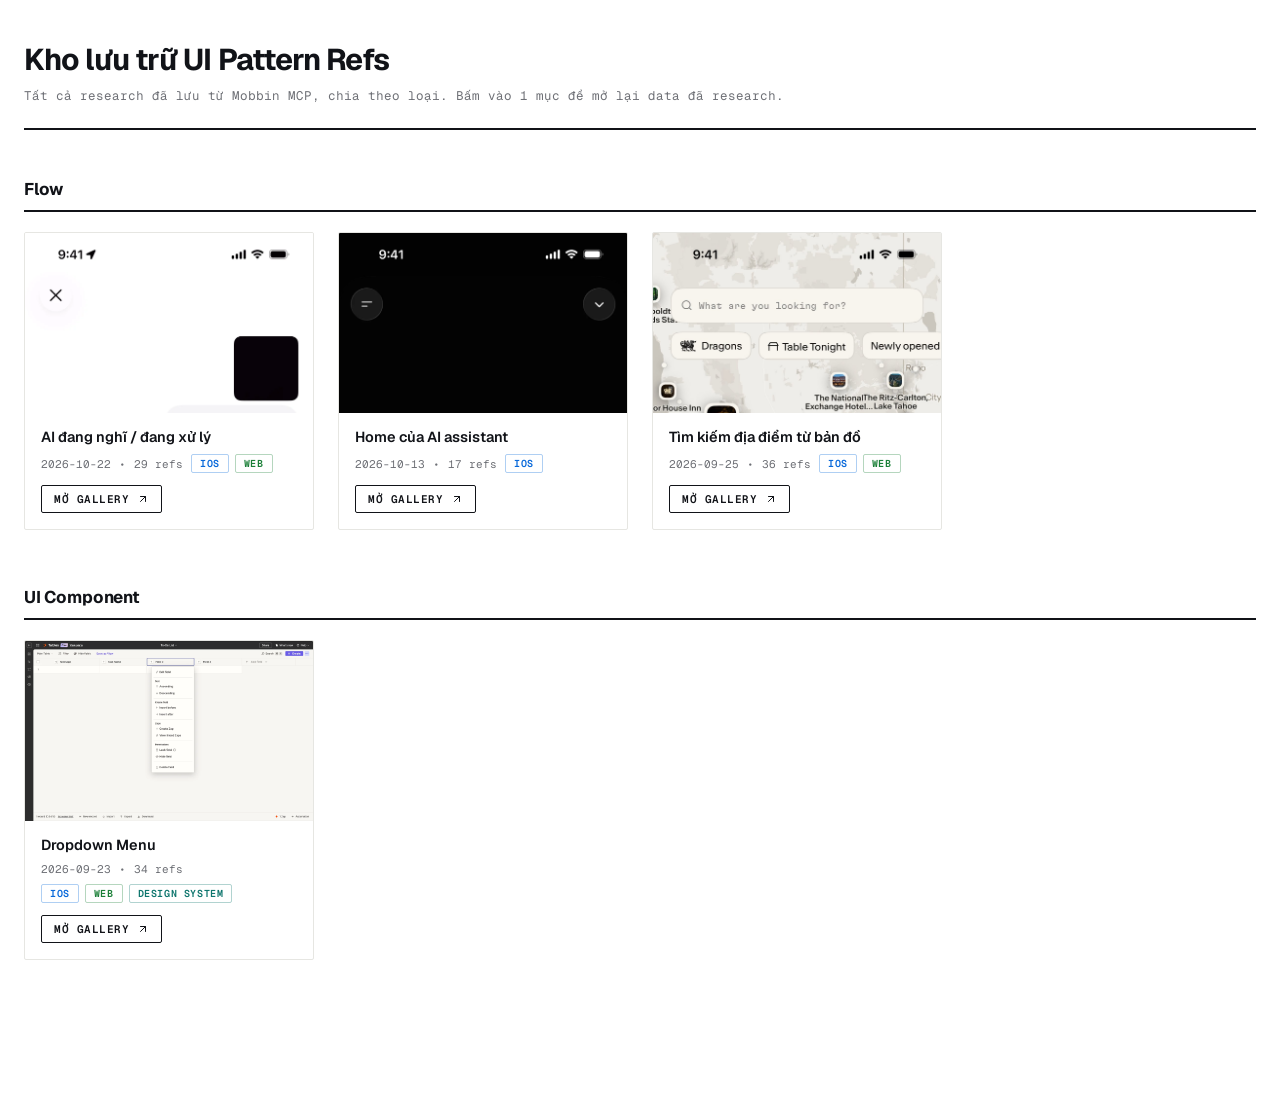
<file: index.html>
<!doctype html>
<html lang="vi">
<head>
<meta charset="UTF-8" />
<title>Kho lưu trữ UI Pattern Refs</title>
<meta name="viewport" content="width=device-width, initial-scale=1" />
<link rel="stylesheet" href="assets/gallery.css" />
</head>
<body>
<header>
  <h1>Kho lưu trữ UI Pattern Refs</h1>
  <p>Tất cả research đã lưu từ Mobbin MCP, chia theo loại. Bấm vào 1 mục để mở lại data đã research.</p>
</header>

<div id="archive"></div>

<script>
/**
 * Mỗi lần lưu 1 research mới, thêm 1 entry vào mảng ARCHIVE này.
 * - category: "flow" (nhiều bước, dùng search_flows) hoặc "component" (1 màn hình/1 pattern, dùng search_screens)
 * - dataHref: đường dẫn tới file JSON gốc trong data/ (nguồn để sửa/tái sử dụng)
 * - href: đường dẫn tới trang gallery đã render trong research/
 * - thumbnail: ảnh đại diện (thường lấy ảnh đầu tiên trong research đó)
 * - platforms: mảng "ios" | "web" để hiện badge
 */
const ARCHIVE = [
  // Thêm entry mới vào ĐẦU mảng — schema xem .claude/skills/_shared/ARCHIVE-CONVENTIONS.md
  // thumbnail giờ là ảnh local: "assets/shots/<slug>/NN.webp" (bỏ tiền tố ../ so với data)
  {
    slug: "ai-thinking-states",
    category: "flow",
    title: "AI đang nghĩ / đang xử lý",
    date: "2026-10-22",
    itemCount: 29,
    platforms: ["ios", "web"],
    thumbnail: "assets/shots/ai-thinking-states/02.webp",
    href: "research/ai-thinking-states.html",
    dataHref: "data/ai-thinking-states.json"
  },
  {
    slug: "ai-home-screen",
    category: "flow",
    title: "Home của AI assistant",
    date: "2026-10-13",
    itemCount: 17,
    platforms: ["ios"],
    thumbnail: "assets/shots/ai-home-screen/01.webp",
    href: "research/ai-home-screen.html",
    dataHref: "data/ai-home-screen.json"
  },
  {
    slug: "places-map-search",
    category: "flow",
    title: "Tìm kiếm địa điểm từ bản đồ",
    date: "2026-09-25",
    itemCount: 36,
    platforms: ["ios", "web"],
    thumbnail: "assets/shots/places-map-search/01.webp",
    href: "research/places-map-search.html",
    dataHref: "data/places-map-search.json"
  },
  {
    slug: "dropdown-menu",
    category: "component",
    title: "Dropdown Menu",
    date: "2026-09-23",
    itemCount: 34,
    platforms: ["ios", "web", "cg"],
    thumbnail: "assets/shots/dropdown-menu/17.webp",
    href: "research/dropdown-menu.html",
    dataHref: "data/dropdown-menu.json"
  }
];

const CATEGORY_LABELS = {
  flow: "Flow",
  component: "UI Component",
  test: "Test / So sánh nguồn"
};

function escapeHtml(str) {
  const div = document.createElement("div");
  div.textContent = str ?? "";
  return div.innerHTML;
}

function badgeHtml(platform) {
  const label = platform === "ios" ? "iOS" : platform === "web" ? "Web" : platform === "cg" ? "Design System" : platform === "pinterest" ? "Pinterest" : platform;
  return `<span class="badge ${platform}">${escapeHtml(label)}</span>`;
}

const HIDDEN_KEY = "mobbin-archive-hidden";

function getHiddenSlugs() {
  try {
    return JSON.parse(localStorage.getItem(HIDDEN_KEY) || "[]");
  } catch {
    return [];
  }
}

function setHiddenSlugs(slugs) {
  localStorage.setItem(HIDDEN_KEY, JSON.stringify(slugs));
}

function hideEntry(event, slug, title) {
  event.preventDefault();
  event.stopPropagation();
  const ok = confirm(
    `Ẩn "${title}" khỏi kho lưu trữ này?\n\nFile data/${slug}.json và research/${slug}.html vẫn còn nguyên trên đĩa — thao tác này chỉ ẩn mục khỏi danh sách hiển thị (lưu trên trình duyệt này). Muốn xoá hẳn file thì nhờ Claude Code xoá giúp.`
  );
  if (!ok) return;
  const hidden = getHiddenSlugs();
  if (!hidden.includes(slug)) hidden.push(slug);
  setHiddenSlugs(hidden);
  render();
}

function restoreHidden() {
  setHiddenSlugs([]);
  render();
}

function archiveCardHtml(entry) {
  return `
    <a class="archive-card" href="${entry.href}">
      <button type="button" class="archive-delete-btn" title="Ẩn khỏi kho lưu trữ" onclick='hideEntry(event, ${JSON.stringify(entry.slug)}, ${JSON.stringify(entry.title)})'>✕</button>
      <img class="archive-thumb" src="${entry.thumbnail}" alt="${escapeHtml(entry.title)}" loading="lazy">
      <div class="archive-body">
        <div class="archive-title">${escapeHtml(entry.title)}</div>
        <div class="archive-meta">
          <span>${entry.date}</span>
          <span>•</span>
          <span>${entry.itemCount} refs</span>
          <div class="archive-tags">${entry.platforms.map(badgeHtml).join("")}</div>
        </div>
        <div class="archive-links">
          <span>Mở gallery<svg class="icon" viewBox="0 0 24 24" width="12" height="12" fill="none" stroke="currentColor" stroke-width="2" stroke-linecap="round" stroke-linejoin="round" aria-hidden="true"><path d="M7 7h10v10"/><path d="M7 17 17 7"/></svg></span>
        </div>
      </div>
    </a>
  `;
}

function collectionHtml(category, entries) {
  return `
    <div class="archive-collection">
      <h2 class="section-title">${escapeHtml(CATEGORY_LABELS[category] || category)}</h2>
      <div class="archive-grid">
        ${entries.map(archiveCardHtml).join("")}
      </div>
    </div>
  `;
}

function render() {
  const container = document.getElementById("archive");
  const hidden = getHiddenSlugs();
  const visible = ARCHIVE.filter((e) => !hidden.includes(e.slug));

  let html = "";
  if (!visible.length) {
    html += '<p class="empty">Chưa có research nào được lưu.</p>';
  } else {
    const categories = ["flow", "component", "test"];
    html += categories
      .map((cat) => ({ cat, entries: visible.filter((e) => e.category === cat) }))
      .filter(({ entries }) => entries.length > 0)
      .map(({ cat, entries }) => collectionHtml(cat, entries))
      .join("");
  }
  if (hidden.length) {
    html += `<p class="restore-hint">Đã ẩn ${hidden.length} mục · <a href="#" onclick="restoreHidden(); return false;">hiện lại</a></p>`;
  }
  container.innerHTML = html;
}

render();
</script>
</body>
</html>
</file>
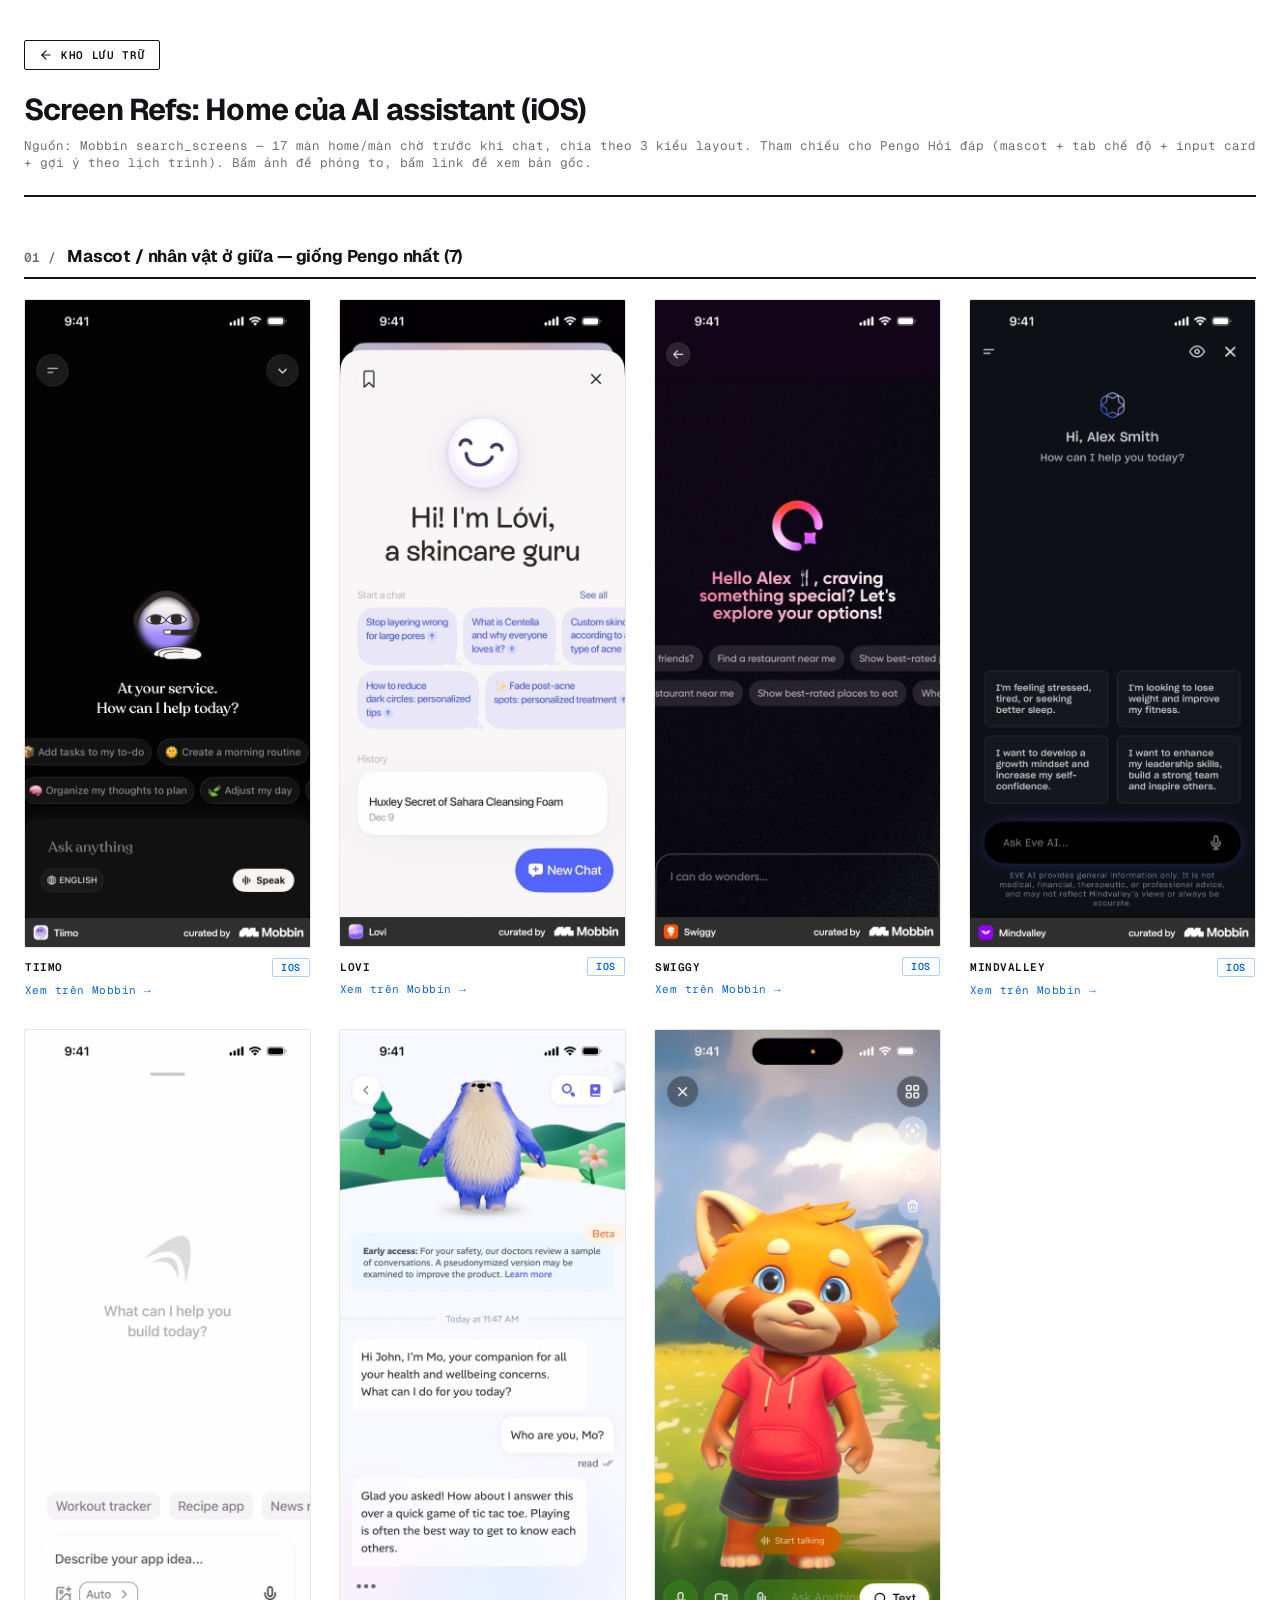
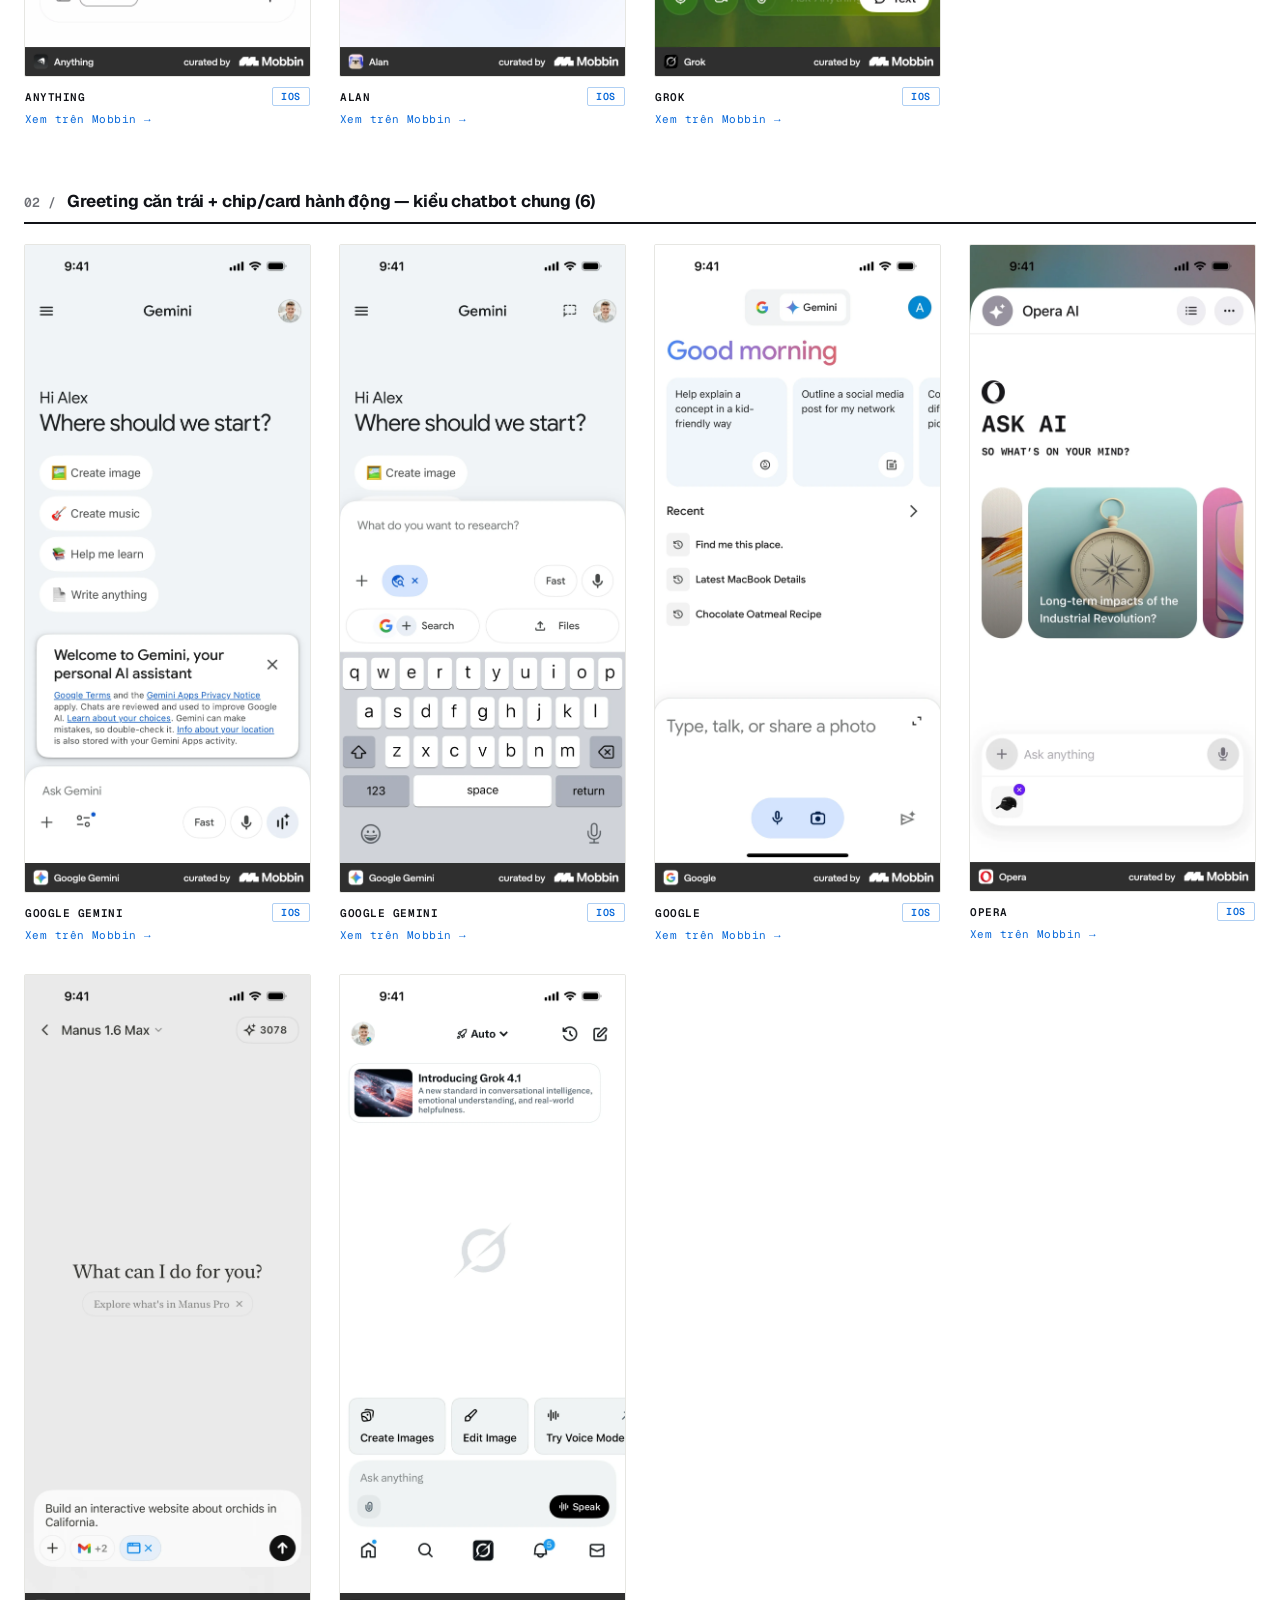
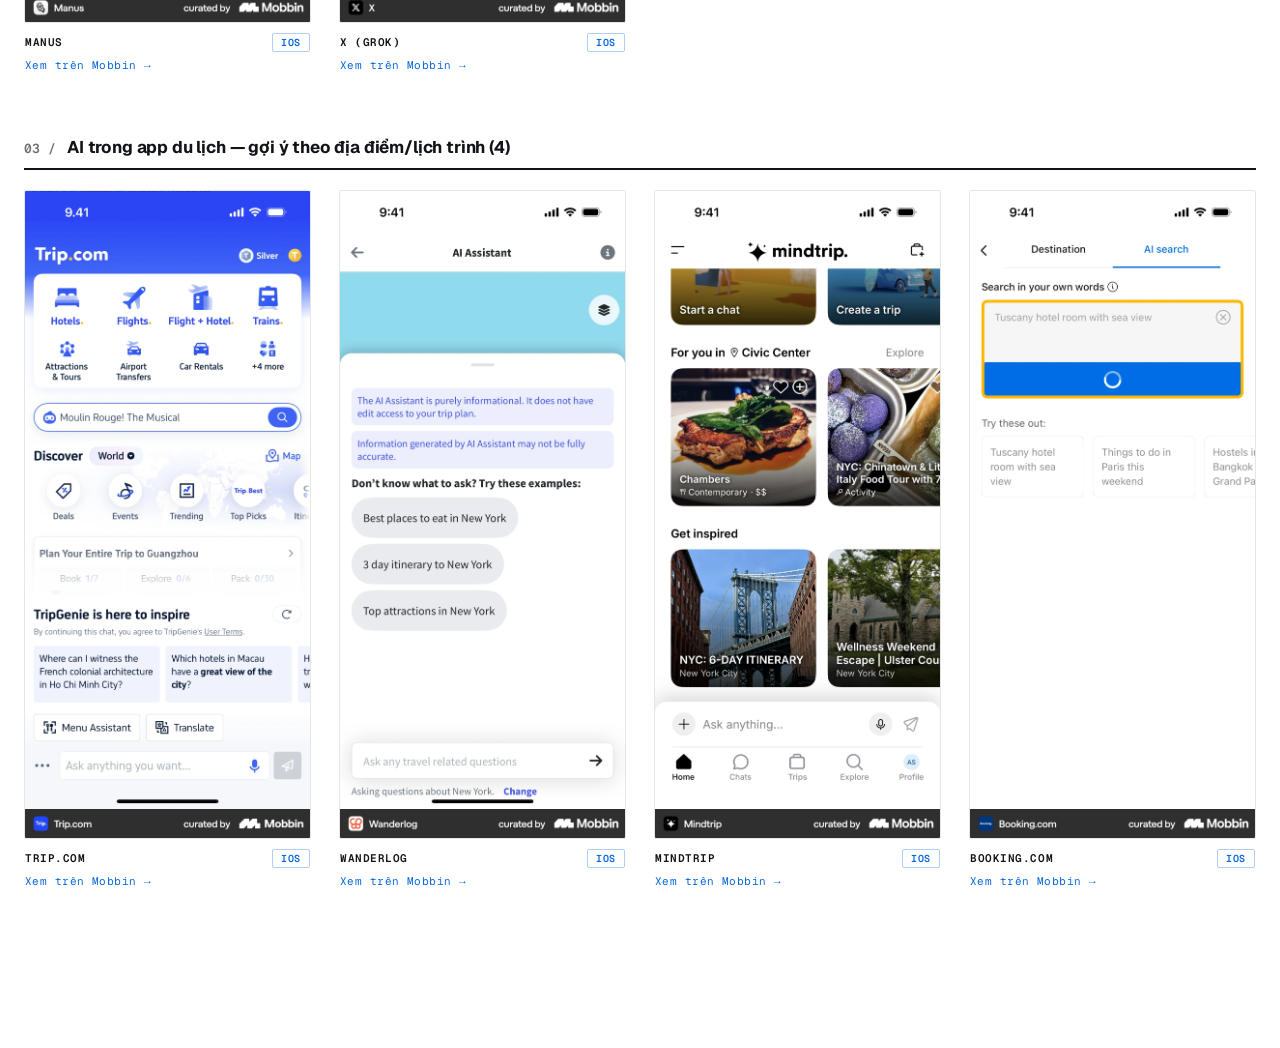
<file: research/ai-home-screen.html>
<!doctype html>
<html lang="vi">
<head>
<meta charset="UTF-8" />
<title>Screen Refs: Home của AI assistant (iOS)</title>
<meta name="viewport" content="width=device-width, initial-scale=1" />
<link rel="stylesheet" href="../assets/gallery.css" />
</head>
<body>
<header>
  <a class="back-link" href="../index.html"><svg class="icon" viewBox="0 0 24 24" width="14" height="14" fill="none" stroke="currentColor" stroke-width="2" stroke-linecap="round" stroke-linejoin="round" aria-hidden="true"><path d="m12 19-7-7 7-7"/><path d="M19 12H5"/></svg>Kho lưu trữ</a>
  <h1 id="page-title"></h1>
  <p id="page-subtitle"></p>
</header>
<main id="app"></main>

<script src="../assets/gallery.js"></script>
<script>
/**
 * SCHEMA — chỉ cần thay object DATA này cho mỗi lần research mới.
 * CSS/JS dùng chung nằm ở assets/gallery.css và assets/gallery.js — không sửa ở đây.
 *
 * DATA = {
 *   title: string,          // vd: "UI Pattern Refs: Empty State"
 *   subtitle: string,       // vd: "Nguồn: Mobbin search_screens — research trước khi thiết kế."
 *   report?: object,        // CHỈ component-research: block tổng hợp 4 câu hỏi designer,
 *                           //   render trên cùng. Schema chi tiết xem
 *                           //   .claude/skills/component-research/SKILL.md
 *   sections: [
 *     {
 *       name: string,          // vd: "Empty State — iOS", hoặc "Afterpay — Logging In (6 bước)" cho flow
 *       layout?: "grid" | "flow", // "flow" = dải ngang có thứ tự (dùng với item.step), mặc định "grid"
 *       items: [
 *         {
 *           app: string,           // tên app / tên design system (platform "cg")
 *           platform: "ios" | "web" | "cg",
 *           image: string,         // ảnh local "../assets/shots/<slug>/NN.webp" (Mobbin) / screenshot URL (component.gallery)
 *           sourceImage?: string,  // URL ảnh gốc từ Mobbin MCP (khi image là file local)
 *           url: string,           // mobbin_url / docs gốc design system / pin URL
 *           step?: number,         // thứ tự bước trong flow — thay cho badge platform
 *           alt?: string           // optional, mặc định dùng `app`
 *         }
 *       ]
 *     }
 *   ],
 *   sources?: [{ label, url, note? }]   // footer "Nguồn & phương pháp" (component-research)
 * }
 */
const DATA = {
  "title": "Screen Refs: Home của AI assistant (iOS)",
  "subtitle": "Nguồn: Mobbin search_screens — 17 màn home/màn chờ trước khi chat, chia theo 3 kiểu layout. Tham chiếu cho Pengo Hỏi đáp (mascot + tab chế độ + input card + gợi ý theo lịch trình). Bấm ảnh để phóng to, bấm link để xem bản gốc.",
  "sections": [
    {
      "name": "Mascot / nhân vật ở giữa — giống Pengo nhất (7)",
      "layout": "grid",
      "items": [
        {
          "app": "Tiimo",
          "platform": "ios",
          "image": "../assets/shots/ai-home-screen/01.webp",
          "sourceImage": "https://mobbin.com/api/mcp/short/9LcKzeJU",
          "url": "https://mobbin.com/screens/0640ab8f-9dbf-4612-8f3f-7295bd697ec6",
          "alt": "Nền tối, mascot 3D ở giữa + greeting 2 dòng; 2 hàng chip gợi ý cuộn ngang có emoji nằm ngay trên input; input dính đáy có chip ngôn ngữ + nút Speak"
        },
        {
          "app": "Lovi",
          "platform": "ios",
          "image": "../assets/shots/ai-home-screen/02.webp",
          "sourceImage": "https://mobbin.com/api/mcp/short/cB2PGAZh",
          "url": "https://mobbin.com/screens/88727b10-5bb3-47f7-85c8-b770ca3716c9",
          "alt": "Sheet modal: mascot mặt cười to + tiêu đề lớn 'Hi! I'm Lóvi'; 'Start a chat' là bubble gợi ý cuộn ngang 2 hàng, có History bên dưới; không có input, CTA nổi 'New Chat'"
        },
        {
          "app": "Swiggy",
          "platform": "ios",
          "image": "../assets/shots/ai-home-screen/03.webp",
          "sourceImage": "https://mobbin.com/api/mcp/short/DkimYrVh",
          "url": "https://mobbin.com/screens/04517760-a1a9-4fee-8b77-c6fd6d0cf2d3",
          "alt": "Logo AI ở giữa, greeting gradient theo ngữ cảnh ẩm thực; 2 hàng chip gợi ý chạy ngang (marquee); input dính đáy"
        },
        {
          "app": "Mindvalley",
          "platform": "ios",
          "image": "../assets/shots/ai-home-screen/04.webp",
          "sourceImage": "https://mobbin.com/api/mcp/short/TEF9U7nL",
          "url": "https://mobbin.com/screens/0ce1cc77-22c6-4c0c-84bf-4db07d7f11a2",
          "alt": "Icon AI + 'Hi, Alex Smith' ở trên; gợi ý dạng card 2×2 dồn xuống sát input; input pill có mic + disclaimer dưới"
        },
        {
          "app": "Anything",
          "platform": "ios",
          "image": "../assets/shots/ai-home-screen/05.webp",
          "sourceImage": "https://mobbin.com/api/mcp/short/NHiTYMQ5",
          "url": "https://mobbin.com/screens/60faa407-885a-4135-a989-5558306b879b",
          "alt": "Tối giản: logo mờ + câu hỏi ở giữa; 1 hàng chip ngắn cuộn ngang ngay trên input card (icon ảnh, chip mode Auto, mic)"
        },
        {
          "app": "Alan",
          "platform": "ios",
          "image": "../assets/shots/ai-home-screen/06.webp",
          "sourceImage": "https://mobbin.com/api/mcp/short/q6s9TN5x",
          "url": "https://mobbin.com/screens/f3b30253-bcee-43d6-a2b4-18035a9e69d1",
          "alt": "Mascot 3D (gấu Mo) đứng trong banner phong cảnh phía trên, mascot tự chào trong bubble chat đầu tiên"
        },
        {
          "app": "Grok",
          "platform": "ios",
          "image": "../assets/shots/ai-home-screen/07.webp",
          "sourceImage": "https://mobbin.com/api/mcp/short/XwWrkfHZ",
          "url": "https://mobbin.com/screens/2974e00b-eefb-4990-9d8a-5dc1d80b60b6",
          "alt": "Companion mode: nhân vật full-screen trên nền phong cảnh, thanh điều khiển đáy mic / video / input + nút Text"
        }
      ]
    },
    {
      "name": "Greeting căn trái + chip/card hành động — kiểu chatbot chung (6)",
      "layout": "grid",
      "items": [
        {
          "app": "Google Gemini",
          "platform": "ios",
          "image": "../assets/shots/ai-home-screen/08.webp",
          "sourceImage": "https://mobbin.com/api/mcp/short/UJ67BOzM",
          "url": "https://mobbin.com/screens/1aa20a12-e246-451c-a264-aafdce98a652",
          "alt": "'Hi Alex / Where should we start?' căn trái, chip hành động dọc có icon (Create image, Help me learn…), card welcome có thể đóng; input dính đáy với +, tool, Fast, mic, live"
        },
        {
          "app": "Google Gemini",
          "platform": "ios",
          "image": "../assets/shots/ai-home-screen/09.webp",
          "sourceImage": "https://mobbin.com/api/mcp/short/5hcbTh8T",
          "url": "https://mobbin.com/screens/1c38299a-122a-4ad3-b61b-1dfed69383a8",
          "alt": "Trạng thái focus: input card bung to lên trên bàn phím, chip tool đang chọn (Deep Research), hàng nút Search / Files bên dưới"
        },
        {
          "app": "Google",
          "platform": "ios",
          "image": "../assets/shots/ai-home-screen/10.webp",
          "sourceImage": "https://mobbin.com/api/mcp/short/oGzO7ybm",
          "url": "https://mobbin.com/screens/89c43e4c-dd61-4a73-94b7-40eda3b73542",
          "alt": "Switch Google/Gemini trên cùng; 'Good morning' gradient lớn; card gợi ý cuộn ngang có icon; list Recent; input card cao với mic + camera"
        },
        {
          "app": "Opera",
          "platform": "ios",
          "image": "../assets/shots/ai-home-screen/11.webp",
          "sourceImage": "https://mobbin.com/api/mcp/short/w4cAjTAq",
          "url": "https://mobbin.com/screens/3eb54a08-4232-48a5-a4bf-236203fed7bb",
          "alt": "Tiêu đề 'ASK AI' lớn; carousel card ảnh lớn làm gợi ý chủ đề; input card + đính kèm ảnh ở đáy"
        },
        {
          "app": "Manus",
          "platform": "ios",
          "image": "../assets/shots/ai-home-screen/12.webp",
          "sourceImage": "https://mobbin.com/api/mcp/short/jt7px3EA",
          "url": "https://mobbin.com/screens/076c5495-0a54-467a-82ea-defe2c64c016",
          "alt": "Chỉ 1 câu hỏi serif ở giữa + chip upsell; input card đáy có +, connector Gmail, chip tool"
        },
        {
          "app": "X (Grok)",
          "platform": "ios",
          "image": "../assets/shots/ai-home-screen/13.webp",
          "sourceImage": "https://mobbin.com/api/mcp/short/1xPvZIGQ",
          "url": "https://mobbin.com/screens/b3ce8fb3-b5a2-4a13-9d65-5feb1656f4cd",
          "alt": "Selector mode 'Auto' trên header; banner tin mới; card hành động lớn cuộn ngang (Create Images, Edit Image, Voice) ngay trên input; có bottom tab bar"
        }
      ]
    },
    {
      "name": "AI trong app du lịch — gợi ý theo địa điểm/lịch trình (4)",
      "layout": "grid",
      "items": [
        {
          "app": "Trip.com",
          "platform": "ios",
          "image": "../assets/shots/ai-home-screen/14.webp",
          "sourceImage": "https://mobbin.com/api/mcp/short/jXT6MWhR",
          "url": "https://mobbin.com/screens/bef05996-a613-40a1-8fff-58569acd0e05",
          "alt": "TripGenie nhúng ngay trong home: card câu hỏi gợi ý theo điểm đến, nút tắt Menu Assistant + Translate (giống tab Dịch Menu của Pengo), input dính đáy"
        },
        {
          "app": "Wanderlog",
          "platform": "ios",
          "image": "../assets/shots/ai-home-screen/15.webp",
          "sourceImage": "https://mobbin.com/api/mcp/short/ooatvOzK",
          "url": "https://mobbin.com/screens/256b13ca-0dd7-4875-93ab-c05d1a115b14",
          "alt": "AI Assistant gắn với 1 điểm đến: chip ví dụ 'Best places to eat in New York'…; dưới input ghi rõ 'Asking questions about New York · Change' — ngữ cảnh đổi được"
        },
        {
          "app": "Mindtrip",
          "platform": "ios",
          "image": "../assets/shots/ai-home-screen/16.webp",
          "sourceImage": "https://mobbin.com/api/mcp/short/dv1aY2oF",
          "url": "https://mobbin.com/screens/5de94815-650d-40eb-addc-59d5bb15347c",
          "alt": "Home du lịch: 'For you in 📍Civic Center' theo vị trí, card ảnh gợi ý; input 'Ask anything' dính ngay trên tab bar"
        },
        {
          "app": "Booking.com",
          "platform": "ios",
          "image": "../assets/shots/ai-home-screen/17.webp",
          "sourceImage": "https://mobbin.com/api/mcp/short/DH25QI5u",
          "url": "https://mobbin.com/screens/14dbe6ec-9415-414d-a233-2d8835efbcf3",
          "alt": "Tab Destination / AI search ở trên; ô nhập lớn 'Search in your own words' + 'Try these out' card ví dụ"
        }
      ]
    }
  ]
};

MobbinGallery.render(DATA);
</script>
</body>
</html>
</file>
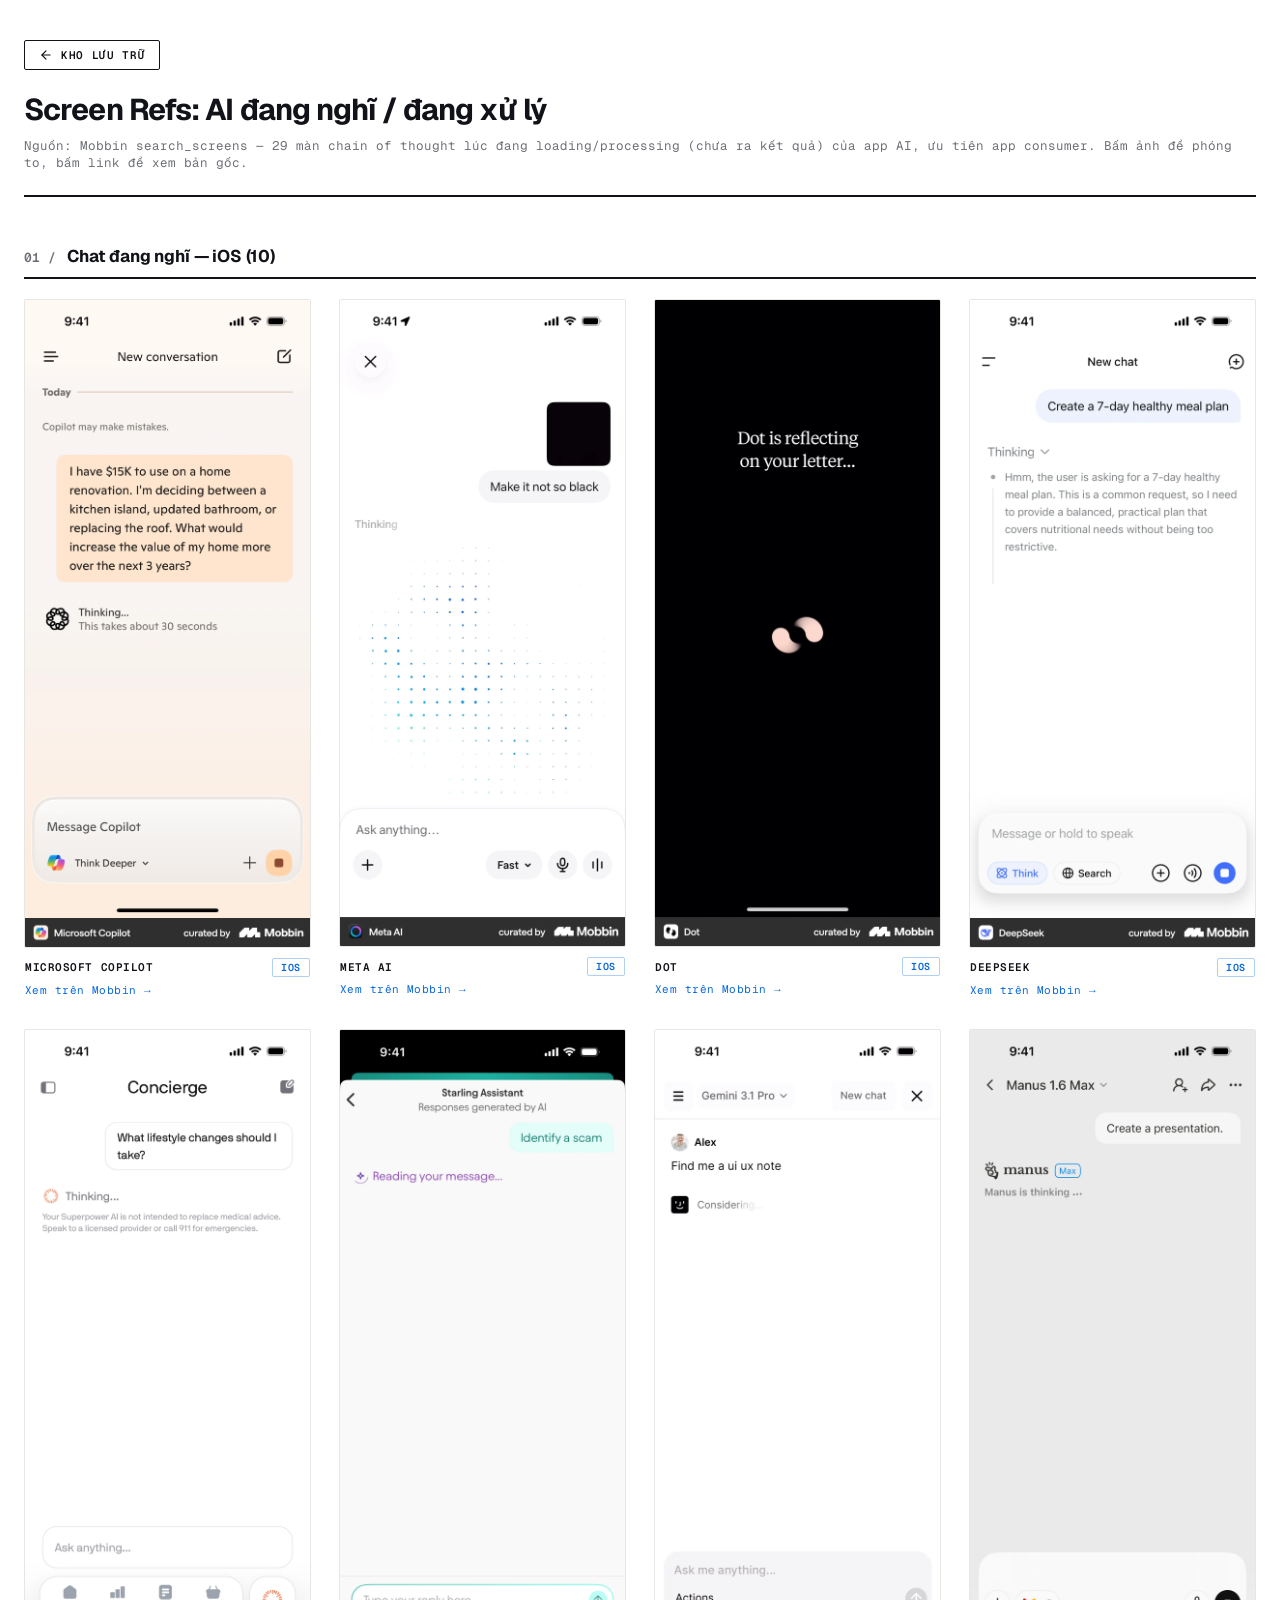
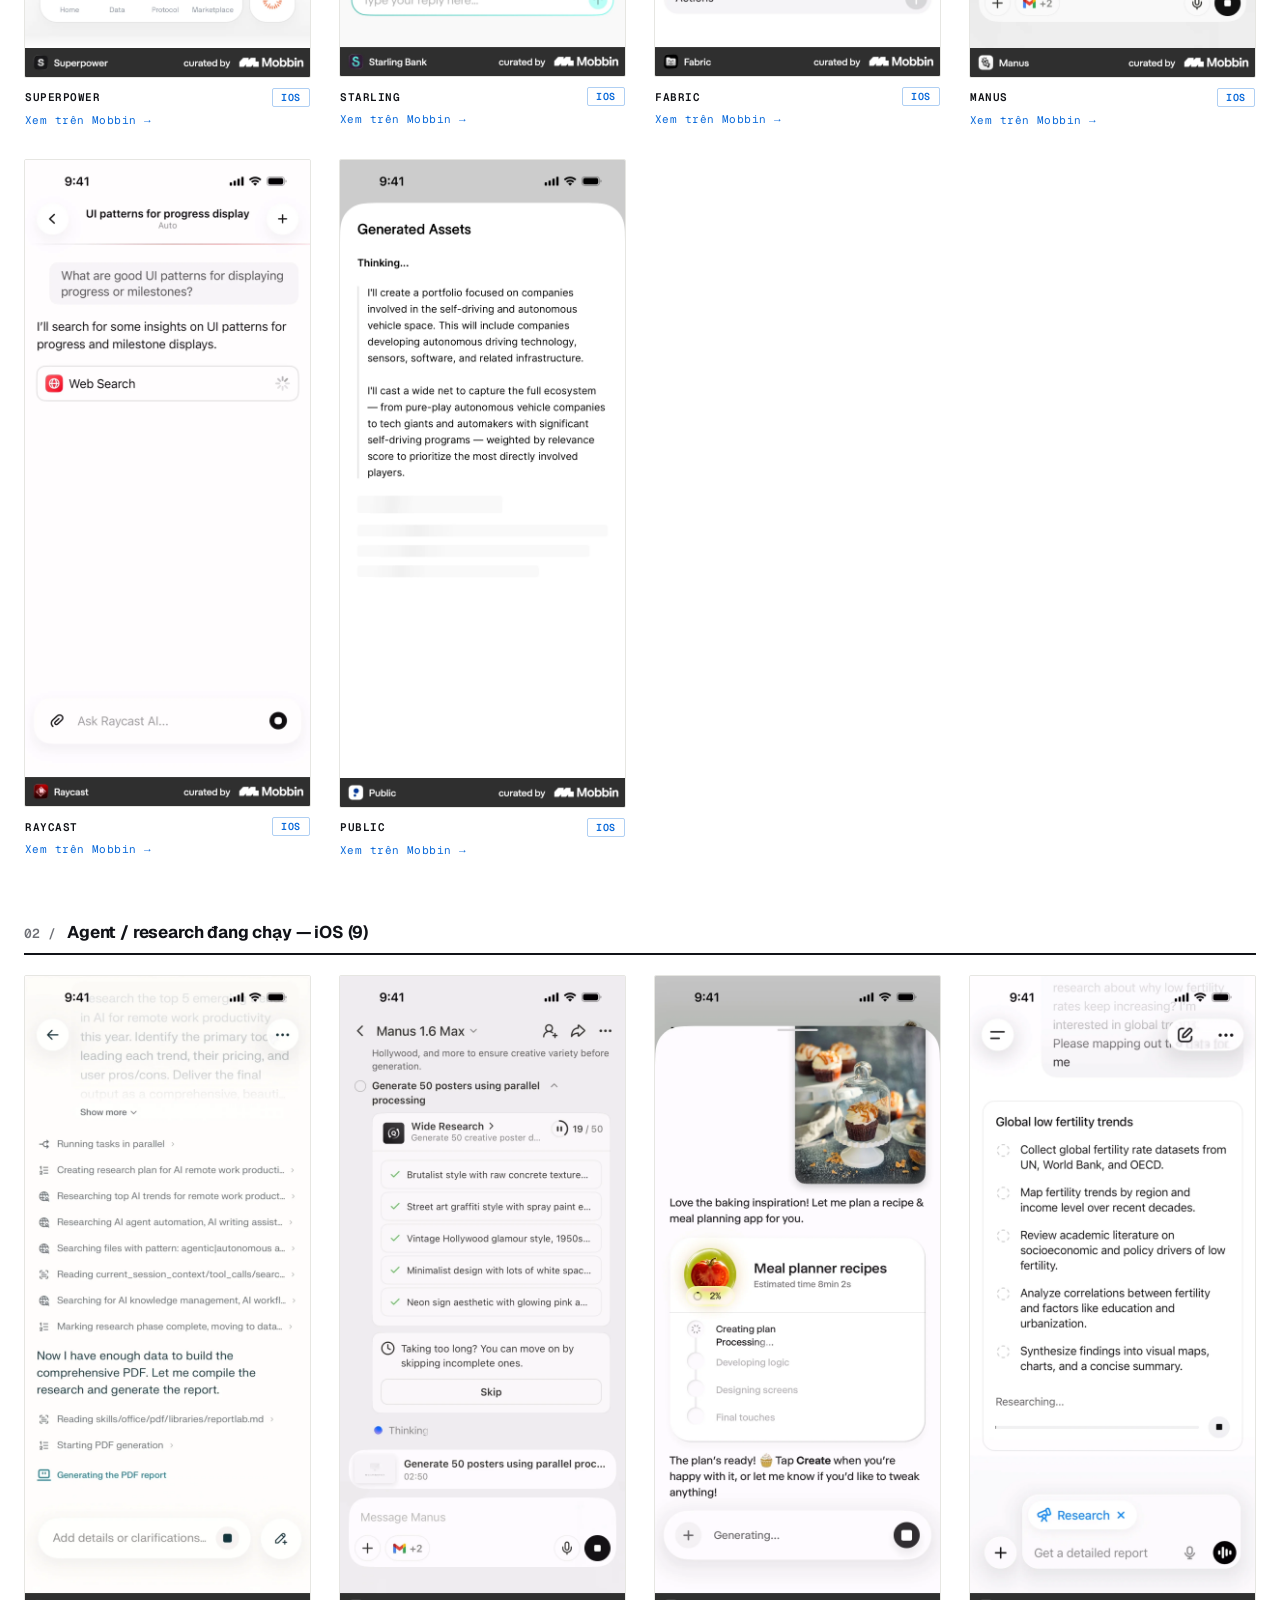
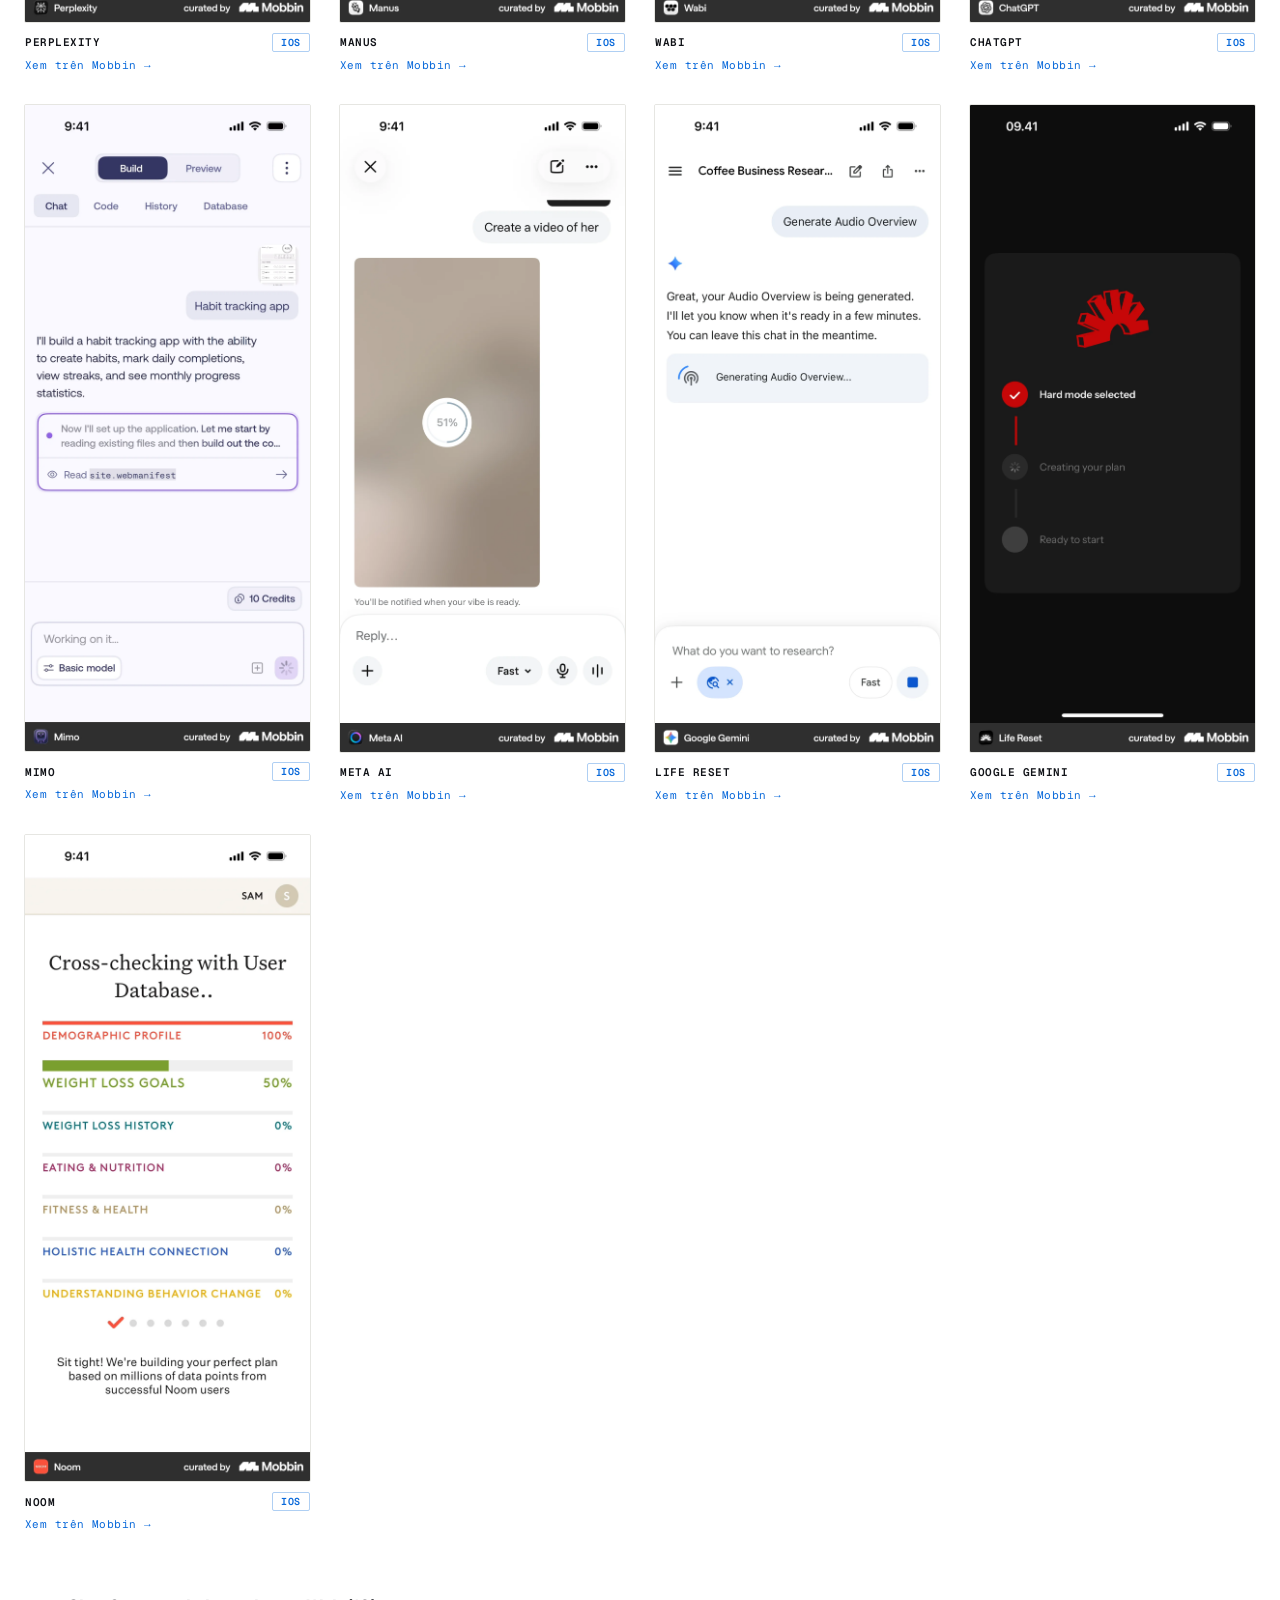
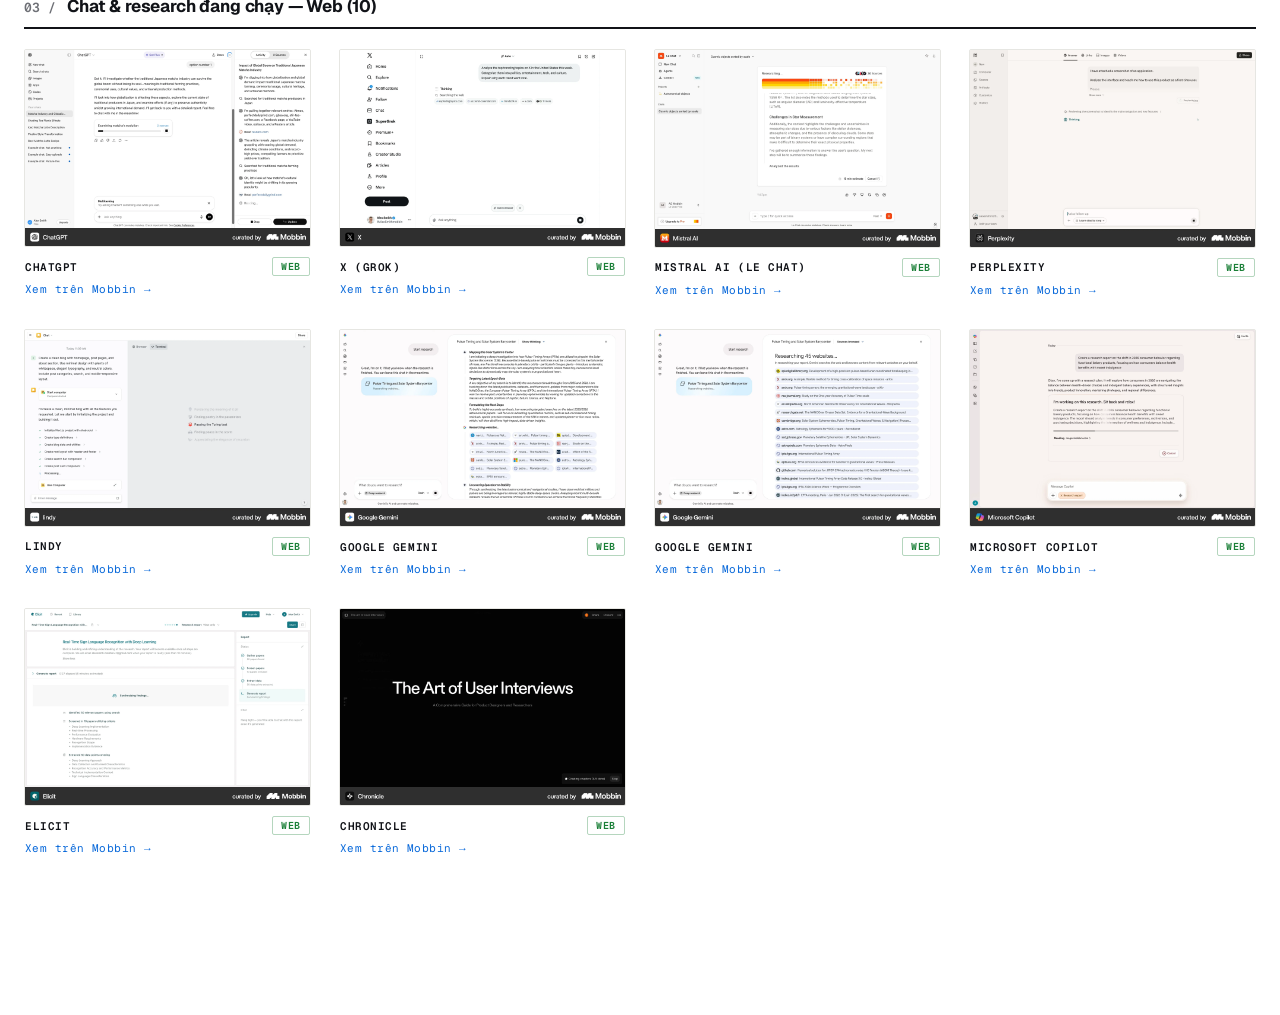
<file: research/ai-thinking-states.html>
<!doctype html>
<html lang="vi">
<head>
<meta charset="UTF-8" />
<title>Screen Refs: AI đang nghĩ / đang xử lý</title>
<meta name="viewport" content="width=device-width, initial-scale=1" />
<link rel="stylesheet" href="../assets/gallery.css" />
</head>
<body>
<header>
  <a class="back-link" href="../index.html"><svg class="icon" viewBox="0 0 24 24" width="14" height="14" fill="none" stroke="currentColor" stroke-width="2" stroke-linecap="round" stroke-linejoin="round" aria-hidden="true"><path d="m12 19-7-7 7-7"/><path d="M19 12H5"/></svg>Kho lưu trữ</a>
  <h1 id="page-title"></h1>
  <p id="page-subtitle"></p>
</header>
<main id="app"></main>

<script src="../assets/gallery.js"></script>
<script>
const DATA = {
  "slug": "ai-thinking-states",
  "date": "2026-10-22",
  "category": "flow",
  "title": "Screen Refs: AI đang nghĩ / đang xử lý",
  "subtitle": "Nguồn: Mobbin search_screens — 29 màn chain of thought lúc đang loading/processing (chưa ra kết quả) của app AI, ưu tiên app consumer. Bấm ảnh để phóng to, bấm link để xem bản gốc.",
  "sections": [
    {
      "name": "Chat đang nghĩ — iOS (10)",
      "layout": "grid",
      "items": [
        {
          "app": "Microsoft Copilot",
          "platform": "ios",
          "image": "../assets/shots/ai-thinking-states/01.webp",
          "sourceImage": "https://mobbin.com/api/mcp/short/f2QF64hP",
          "url": "https://mobbin.com/screens/f7046e88-81cf-4ca0-9e84-24bb5498832f",
          "alt": "Logo xoay + “Thinking… This takes about 30 seconds”, chế độ Think Deeper"
        },
        {
          "app": "Meta AI",
          "platform": "ios",
          "image": "../assets/shots/ai-thinking-states/02.webp",
          "sourceImage": "https://mobbin.com/api/mcp/short/QoXaVD3b",
          "url": "https://mobbin.com/screens/ccc6cae2-ce09-4d1f-8182-0ca64d9472cb",
          "alt": "Chữ “Thinking” shimmer + đám chấm xanh lấm tấm như hạt đang chuyển động"
        },
        {
          "app": "Dot",
          "platform": "ios",
          "image": "../assets/shots/ai-thinking-states/03.webp",
          "sourceImage": "https://mobbin.com/api/mcp/short/2cjS5CNI",
          "url": "https://mobbin.com/screens/adf02679-bcb3-45b9-aee0-c1ddf9af20f7",
          "alt": "Màn đen toàn màn hình, “Dot is reflecting on your letter…” + khối hình mềm xoay"
        },
        {
          "app": "DeepSeek",
          "platform": "ios",
          "image": "../assets/shots/ai-thinking-states/04.webp",
          "sourceImage": "https://mobbin.com/api/mcp/short/bm9ko4tz",
          "url": "https://mobbin.com/screens/ced078a7-d72c-4208-b954-0ad17b3576fb",
          "alt": "“Thinking” mở sẵn, suy nghĩ chạy chữ xám giọng độc thoại “Hmm, the user is asking…”"
        },
        {
          "app": "Superpower",
          "platform": "ios",
          "image": "../assets/shots/ai-thinking-states/05.webp",
          "sourceImage": "https://mobbin.com/api/mcp/short/iVrxWl9Q",
          "url": "https://mobbin.com/screens/dd057cca-f363-4c1e-add0-8980c2513999",
          "alt": "Icon tia nắng xoay + “Thinking…”, dưới là disclaimer y tế"
        },
        {
          "app": "Starling",
          "platform": "ios",
          "image": "../assets/shots/ai-thinking-states/06.webp",
          "sourceImage": "https://mobbin.com/api/mcp/short/t9HoGThS",
          "url": "https://mobbin.com/screens/e5acac21-4d71-425b-b4cb-6e5bd5a103b8",
          "alt": "Sparkle + “Reading your message…” màu tím"
        },
        {
          "app": "Fabric",
          "platform": "ios",
          "image": "../assets/shots/ai-thinking-states/07.webp",
          "sourceImage": "https://mobbin.com/api/mcp/short/3ptWnaea",
          "url": "https://mobbin.com/screens/fd2f2f20-1a6c-4f26-9cd8-4ec39bdd3b8a",
          "alt": "Avatar mặt cười + “Considering…” shimmer"
        },
        {
          "app": "Manus",
          "platform": "ios",
          "image": "../assets/shots/ai-thinking-states/08.webp",
          "sourceImage": "https://mobbin.com/api/mcp/short/QhdIbIv2",
          "url": "https://mobbin.com/screens/57d1d348-02c6-4012-a0be-9a0af3c27b61",
          "alt": "Logo Manus + “Manus is thinking …”"
        },
        {
          "app": "Raycast",
          "platform": "ios",
          "image": "../assets/shots/ai-thinking-states/09.webp",
          "sourceImage": "https://mobbin.com/api/mcp/short/6O8BgJ44",
          "url": "https://mobbin.com/screens/48b8a26f-7d63-40f2-8dc4-7a15edc900af",
          "alt": "Câu dẫn + thẻ tool “Web Search” có spinner"
        },
        {
          "app": "Public",
          "platform": "ios",
          "image": "../assets/shots/ai-thinking-states/10.webp",
          "sourceImage": "https://mobbin.com/api/mcp/short/qQP9PA4d",
          "url": "https://mobbin.com/screens/f6ac3020-6523-4a39-9e66-4886e7b3443a",
          "alt": "Sheet “Generated Assets”: “Thinking…” chữ suy nghĩ có vạch trái + skeleton bên dưới"
        }
      ]
    },
    {
      "name": "Agent / research đang chạy — iOS (9)",
      "layout": "grid",
      "items": [
        {
          "app": "Perplexity",
          "platform": "ios",
          "image": "../assets/shots/ai-thinking-states/11.webp",
          "sourceImage": "https://mobbin.com/api/mcp/short/7Flpbtx6",
          "url": "https://mobbin.com/screens/4ea08f69-9f99-40a6-bc83-f003dcd20d3c",
          "alt": "Danh sách bước có icon: Running tasks in parallel, Creating research plan, Searching… → “Generating the PDF report” đang sáng"
        },
        {
          "app": "Manus",
          "platform": "ios",
          "image": "../assets/shots/ai-thinking-states/12.webp",
          "sourceImage": "https://mobbin.com/api/mcp/short/M0AfvWA0",
          "url": "https://mobbin.com/screens/08137b86-5f12-4e1e-a4dd-e11ca8683190",
          "alt": "Wide Research vòng tiến độ 19/50, list việc đã tick + nút Skip “Taking too long?”"
        },
        {
          "app": "Wabi",
          "platform": "ios",
          "image": "../assets/shots/ai-thinking-states/13.webp",
          "sourceImage": "https://mobbin.com/api/mcp/short/eKQOXAG6",
          "url": "https://mobbin.com/screens/74077ac9-bcc0-481b-88f1-0ddea0c52d11",
          "alt": "Card app đang tạo: icon cà chua 2%, “Estimated time 8min 2s”, checklist Creating plan → Final touches"
        },
        {
          "app": "ChatGPT",
          "platform": "ios",
          "image": "../assets/shots/ai-thinking-states/14.webp",
          "sourceImage": "https://mobbin.com/api/mcp/short/Pz4FTlkI",
          "url": "https://mobbin.com/screens/1b34f932-9df1-4d93-8e27-c9a7ac490ba5",
          "alt": "Card kế hoạch research 5 bước với vòng chấm chờ + “Researching…” thanh tiến độ"
        },
        {
          "app": "Mimo",
          "platform": "ios",
          "image": "../assets/shots/ai-thinking-states/15.webp",
          "sourceImage": "https://mobbin.com/api/mcp/short/yeTeWEWK",
          "url": "https://mobbin.com/screens/bbdd642e-f639-4c04-bfe8-a8b22cfd0bc2",
          "alt": "Khung suy nghĩ viền tím chạy chữ + dòng “Read site.webmanifest”, input “Working on it…”"
        },
        {
          "app": "Meta AI",
          "platform": "ios",
          "image": "../assets/shots/ai-thinking-states/16.webp",
          "sourceImage": "https://mobbin.com/api/mcp/short/fIBmkDUI",
          "url": "https://mobbin.com/screens/ec848afc-743d-4488-8937-7a8b74a51144",
          "alt": "Tạo video: khung mờ + vòng 51%, “You'll be notified when your vibe is ready”"
        },
        {
          "app": "Life Reset",
          "platform": "ios",
          "image": "../assets/shots/ai-thinking-states/17.webp",
          "sourceImage": "https://mobbin.com/api/mcp/short/k1YFjWSx",
          "url": "https://mobbin.com/screens/10724d8a-b463-414e-87f6-c82f87fda797",
          "alt": "Nền tối, logo đỏ + stepper dọc: Hard mode selected ✓ → Creating your plan → Ready to start"
        },
        {
          "app": "Google Gemini",
          "platform": "ios",
          "image": "../assets/shots/ai-thinking-states/18.webp",
          "sourceImage": "https://mobbin.com/api/mcp/short/XV67BdvP",
          "url": "https://mobbin.com/screens/a749064f-badd-4522-8adf-9cb282dbebe0",
          "alt": "Thẻ “Generating Audio Overview…” icon sóng âm, báo có thể rời chat"
        },
        {
          "app": "Noom",
          "platform": "ios",
          "image": "../assets/shots/ai-thinking-states/19.webp",
          "sourceImage": "https://mobbin.com/api/mcp/short/aQKC7nQX",
          "url": "https://mobbin.com/screens/e1bf4dca-bbbb-4387-8159-19261516cf66",
          "alt": "“Cross-checking with User Database..” + 7 thanh tiến độ nhiều màu theo từng nhóm"
        }
      ]
    },
    {
      "name": "Chat & research đang chạy — Web (10)",
      "layout": "grid",
      "items": [
        {
          "app": "ChatGPT",
          "platform": "web",
          "image": "../assets/shots/ai-thinking-states/20.webp",
          "sourceImage": "https://mobbin.com/api/mcp/short/B2T96Pdr",
          "url": "https://mobbin.com/screens/b045e2cd-4f54-424a-97f6-4c5954f0c1e1",
          "alt": "Deep research: card “Examining matcha's evolution” thanh tiến độ + panel Activity bên phải ghi từng bước đọc/search"
        },
        {
          "app": "X (Grok)",
          "platform": "web",
          "image": "../assets/shots/ai-thinking-states/21.webp",
          "sourceImage": "https://mobbin.com/api/mcp/short/Q1qvFFoM",
          "url": "https://mobbin.com/screens/14325480-89b3-4952-bb9e-261b1da9b528",
          "alt": "“Thinking” + “Searching the web” với chip favicon các site + “11 more”"
        },
        {
          "app": "Mistral AI (Le Chat)",
          "platform": "web",
          "image": "../assets/shots/ai-thinking-states/22.webp",
          "sourceImage": "https://mobbin.com/api/mcp/short/XnXgQkkj",
          "url": "https://mobbin.com/screens/181ce284-3dcd-4d44-bb1f-368d2e5db997",
          "alt": "“Researching…” thanh pixel cam-vàng kiểu heatmap + 30 Sources, 15 min estimate"
        },
        {
          "app": "Perplexity",
          "platform": "web",
          "image": "../assets/shots/ai-thinking-states/23.webp",
          "sourceImage": "https://mobbin.com/api/mcp/short/gybzDySr",
          "url": "https://mobbin.com/screens/2460ef6c-5f63-45c8-8f73-8e95f3d904b7",
          "alt": "Dòng bước “Reviewing the screenshot…” + “Thinking” xanh kèm đồng hồ 5s"
        },
        {
          "app": "Lindy",
          "platform": "web",
          "image": "../assets/shots/ai-thinking-states/24.webp",
          "sourceImage": "https://mobbin.com/api/mcp/short/Za4VDm5j",
          "url": "https://mobbin.com/screens/9f4affd5-f387-4149-860e-95c83f9bbba5",
          "alt": "Checklist bước bên trái; panel phải xoay câu đùa “Pondering the meaning of it all”, “Passing the Turing test”"
        },
        {
          "app": "Google Gemini",
          "platform": "web",
          "image": "../assets/shots/ai-thinking-states/25.webp",
          "sourceImage": "https://mobbin.com/api/mcp/short/ShYqkAPO",
          "url": "https://mobbin.com/screens/bcc65f48-0e66-49d4-b648-0566d26b6c56",
          "alt": "Deep research “Show thinking”: các đoạn suy nghĩ in nghiêng có tiêu đề + lưới chip website đang đọc"
        },
        {
          "app": "Google Gemini",
          "platform": "web",
          "image": "../assets/shots/ai-thinking-states/26.webp",
          "sourceImage": "https://mobbin.com/api/mcp/short/e3jBJyhF",
          "url": "https://mobbin.com/screens/e9edea61-c4d0-4d82-9435-df4844319336",
          "alt": "“Researching 45 websites…” danh sách site có favicon"
        },
        {
          "app": "Microsoft Copilot",
          "platform": "web",
          "image": "../assets/shots/ai-thinking-states/27.webp",
          "sourceImage": "https://mobbin.com/api/mcp/short/PjFIdbct",
          "url": "https://mobbin.com/screens/c2cad8e4-77eb-4cd8-ae5e-26748339323c",
          "alt": "Card “I'm working on this research. Sit back and relax!” + thanh tiến độ + “Reading magazinebbm.com”"
        },
        {
          "app": "Elicit",
          "platform": "web",
          "image": "../assets/shots/ai-thinking-states/28.webp",
          "sourceImage": "https://mobbin.com/api/mcp/short/OHt84LDS",
          "url": "https://mobbin.com/screens/232b3136-ccbb-42e7-a45c-412ea436f330",
          "alt": "“Synthesizing findings…” + panel Status 4 bước có tick, đếm thời gian đã chạy"
        },
        {
          "app": "Chronicle",
          "platform": "web",
          "image": "../assets/shots/ai-thinking-states/29.webp",
          "sourceImage": "https://mobbin.com/api/mcp/short/mAuSlTqt",
          "url": "https://mobbin.com/screens/68fc812e-2152-4176-9b7b-14e4f361522b",
          "alt": "Slide đang dựng nền đen + toast góc “Creating chapters (4/5 done)” và nút Stop"
        }
      ]
    }
  ]
};

MobbinGallery.render(DATA);
</script>
</body>
</html>
</file>
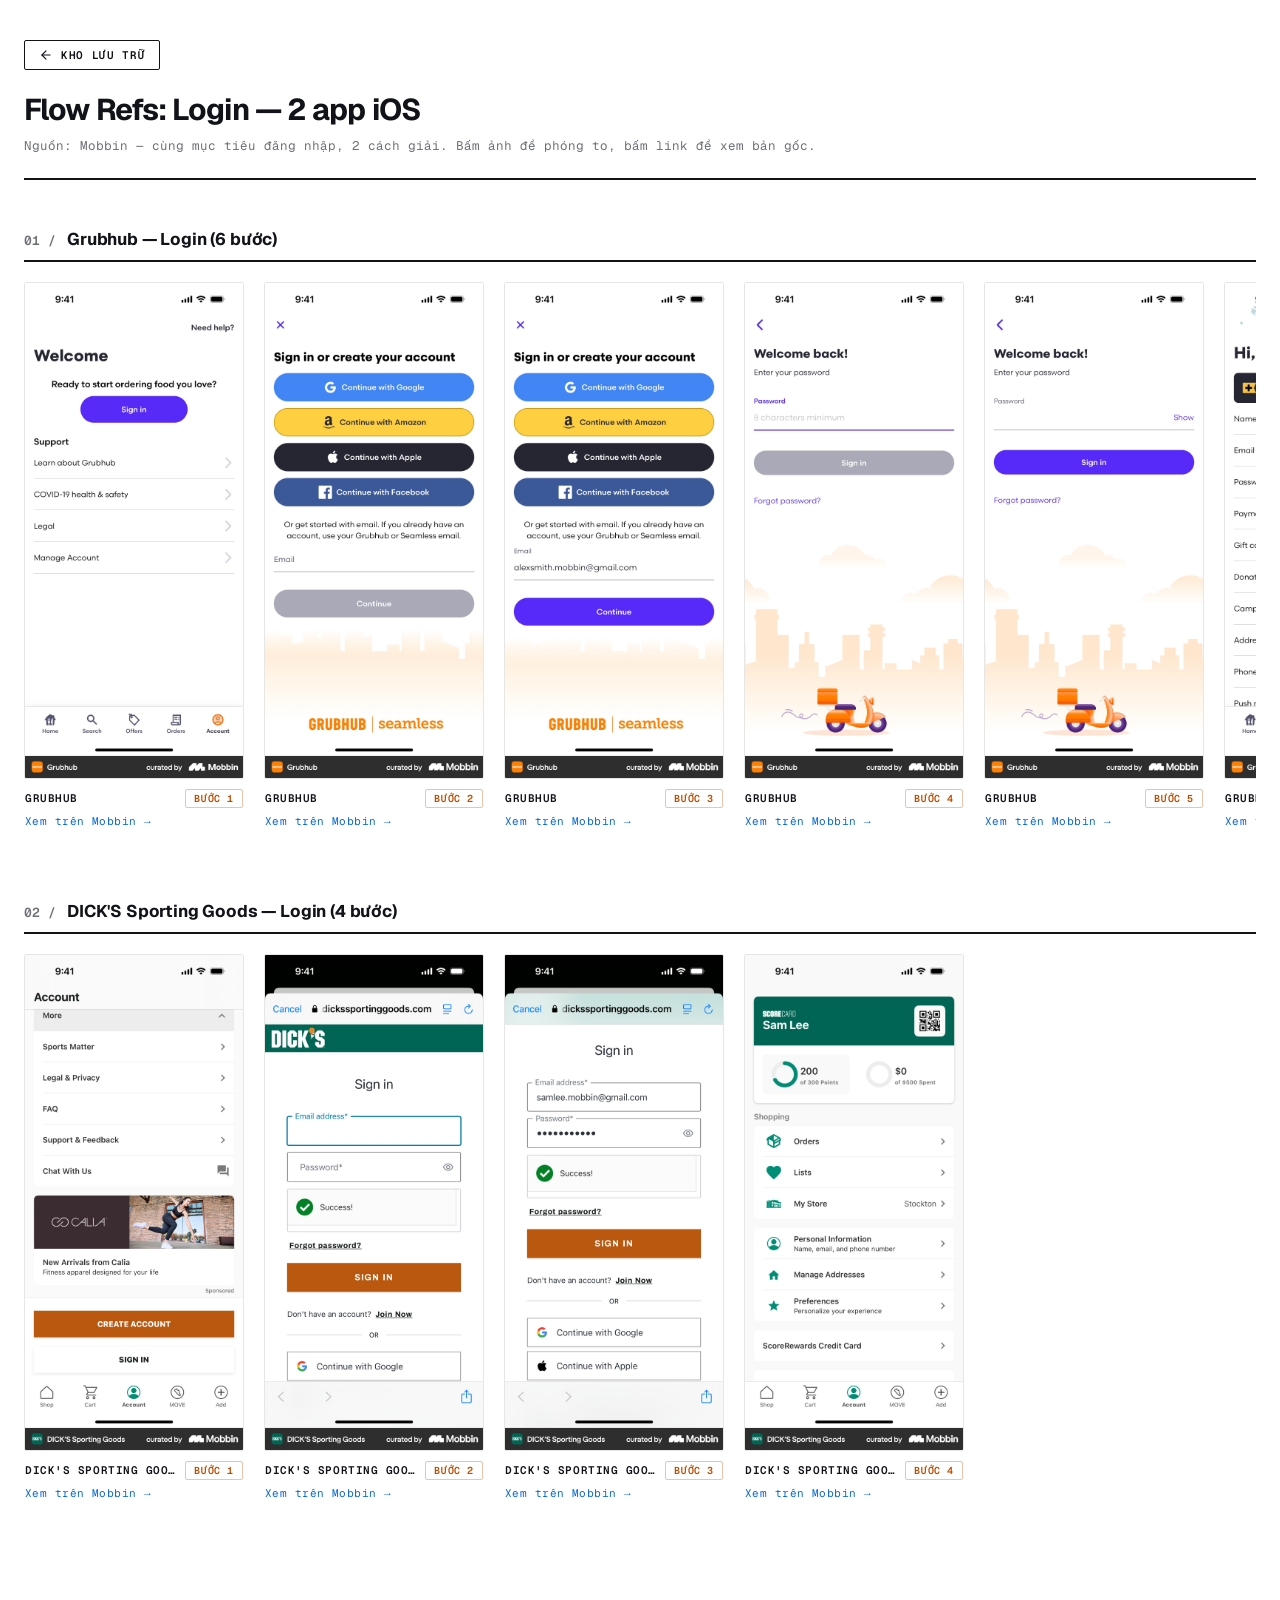
<file: research/login-ios.html>
<!doctype html>
<html lang="vi">
<head>
<meta charset="UTF-8" />
<title>Flow Refs: Login — 2 app iOS</title>
<meta name="viewport" content="width=device-width, initial-scale=1" />
<link rel="stylesheet" href="../assets/gallery.css" />
</head>
<body>
<header>
  <a class="back-link" href="../index.html"><svg class="icon" viewBox="0 0 24 24" width="14" height="14" fill="none" stroke="currentColor" stroke-width="2" stroke-linecap="round" stroke-linejoin="round" aria-hidden="true"><path d="m12 19-7-7 7-7"/><path d="M19 12H5"/></svg>Kho lưu trữ</a>
  <h1 id="page-title"></h1>
  <p id="page-subtitle"></p>
</header>
<main id="app"></main>

<script src="../assets/gallery.js"></script>
<script>
const DATA = {
  "slug": "login-ios",
  "date": "2026-10-09",
  "category": "flow",
  "title": "Flow Refs: Login — 2 app iOS",
  "subtitle": "Nguồn: Mobbin — cùng mục tiêu đăng nhập, 2 cách giải. Bấm ảnh để phóng to, bấm link để xem bản gốc.",
  "sections": [
    {
      "name": "Grubhub — Login (6 bước)",
      "layout": "flow",
      "items": [
        {
          "app": "Grubhub",
          "platform": "ios",
          "step": 1,
          "image": "../assets/shots/login-ios/grubhub/01.jpg",
          "url": "https://mobbin.com/flows/a6539549-d88e-4872-abfc-6505f4d34bfe",
          "alt": "Grubhub — bước 1"
        },
        {
          "app": "Grubhub",
          "platform": "ios",
          "step": 2,
          "image": "../assets/shots/login-ios/grubhub/02.jpg",
          "url": "https://mobbin.com/flows/a6539549-d88e-4872-abfc-6505f4d34bfe",
          "alt": "Grubhub — bước 2"
        },
        {
          "app": "Grubhub",
          "platform": "ios",
          "step": 3,
          "image": "../assets/shots/login-ios/grubhub/03.jpg",
          "url": "https://mobbin.com/flows/a6539549-d88e-4872-abfc-6505f4d34bfe",
          "alt": "Grubhub — bước 3"
        },
        {
          "app": "Grubhub",
          "platform": "ios",
          "step": 4,
          "image": "../assets/shots/login-ios/grubhub/04.jpg",
          "url": "https://mobbin.com/flows/a6539549-d88e-4872-abfc-6505f4d34bfe",
          "alt": "Grubhub — bước 4"
        },
        {
          "app": "Grubhub",
          "platform": "ios",
          "step": 5,
          "image": "../assets/shots/login-ios/grubhub/05.jpg",
          "url": "https://mobbin.com/flows/a6539549-d88e-4872-abfc-6505f4d34bfe",
          "alt": "Grubhub — bước 5"
        },
        {
          "app": "Grubhub",
          "platform": "ios",
          "step": 6,
          "image": "../assets/shots/login-ios/grubhub/06.jpg",
          "url": "https://mobbin.com/flows/a6539549-d88e-4872-abfc-6505f4d34bfe",
          "alt": "Grubhub — bước 6"
        }
      ]
    },
    {
      "name": "DICK'S Sporting Goods — Login (4 bước)",
      "layout": "flow",
      "items": [
        {
          "app": "DICK'S Sporting Goods",
          "platform": "ios",
          "step": 1,
          "image": "../assets/shots/login-ios/dicks/01.jpg",
          "url": "https://mobbin.com/flows/cd6e9382-4797-4f3a-b7ed-8eb163c629e1",
          "alt": "DICK'S Sporting Goods — bước 1"
        },
        {
          "app": "DICK'S Sporting Goods",
          "platform": "ios",
          "step": 2,
          "image": "../assets/shots/login-ios/dicks/02.jpg",
          "url": "https://mobbin.com/flows/cd6e9382-4797-4f3a-b7ed-8eb163c629e1",
          "alt": "DICK'S Sporting Goods — bước 2"
        },
        {
          "app": "DICK'S Sporting Goods",
          "platform": "ios",
          "step": 3,
          "image": "../assets/shots/login-ios/dicks/03.jpg",
          "url": "https://mobbin.com/flows/cd6e9382-4797-4f3a-b7ed-8eb163c629e1",
          "alt": "DICK'S Sporting Goods — bước 3"
        },
        {
          "app": "DICK'S Sporting Goods",
          "platform": "ios",
          "step": 4,
          "image": "../assets/shots/login-ios/dicks/04.jpg",
          "url": "https://mobbin.com/flows/cd6e9382-4797-4f3a-b7ed-8eb163c629e1",
          "alt": "DICK'S Sporting Goods — bước 4"
        }
      ]
    }
  ]
};

MobbinGallery.render(DATA);
</script>
</body>
</html>
</file>
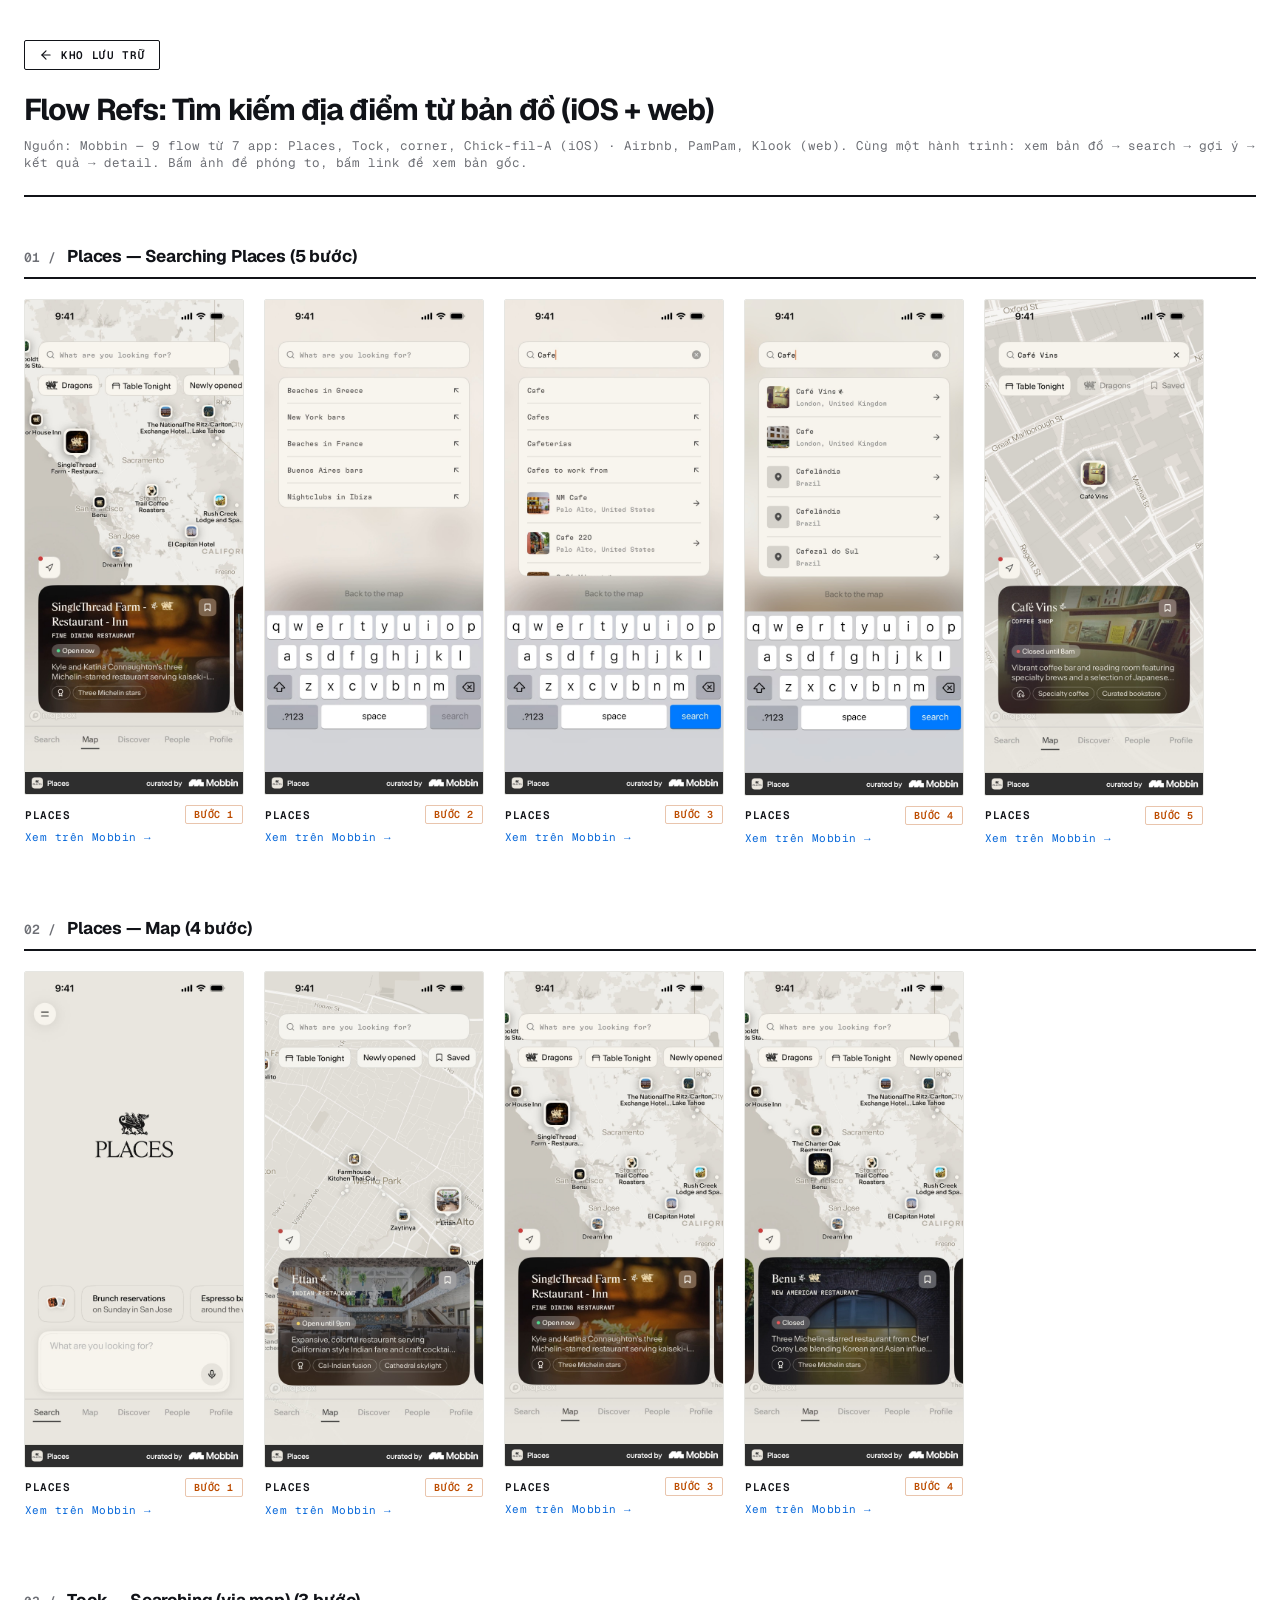
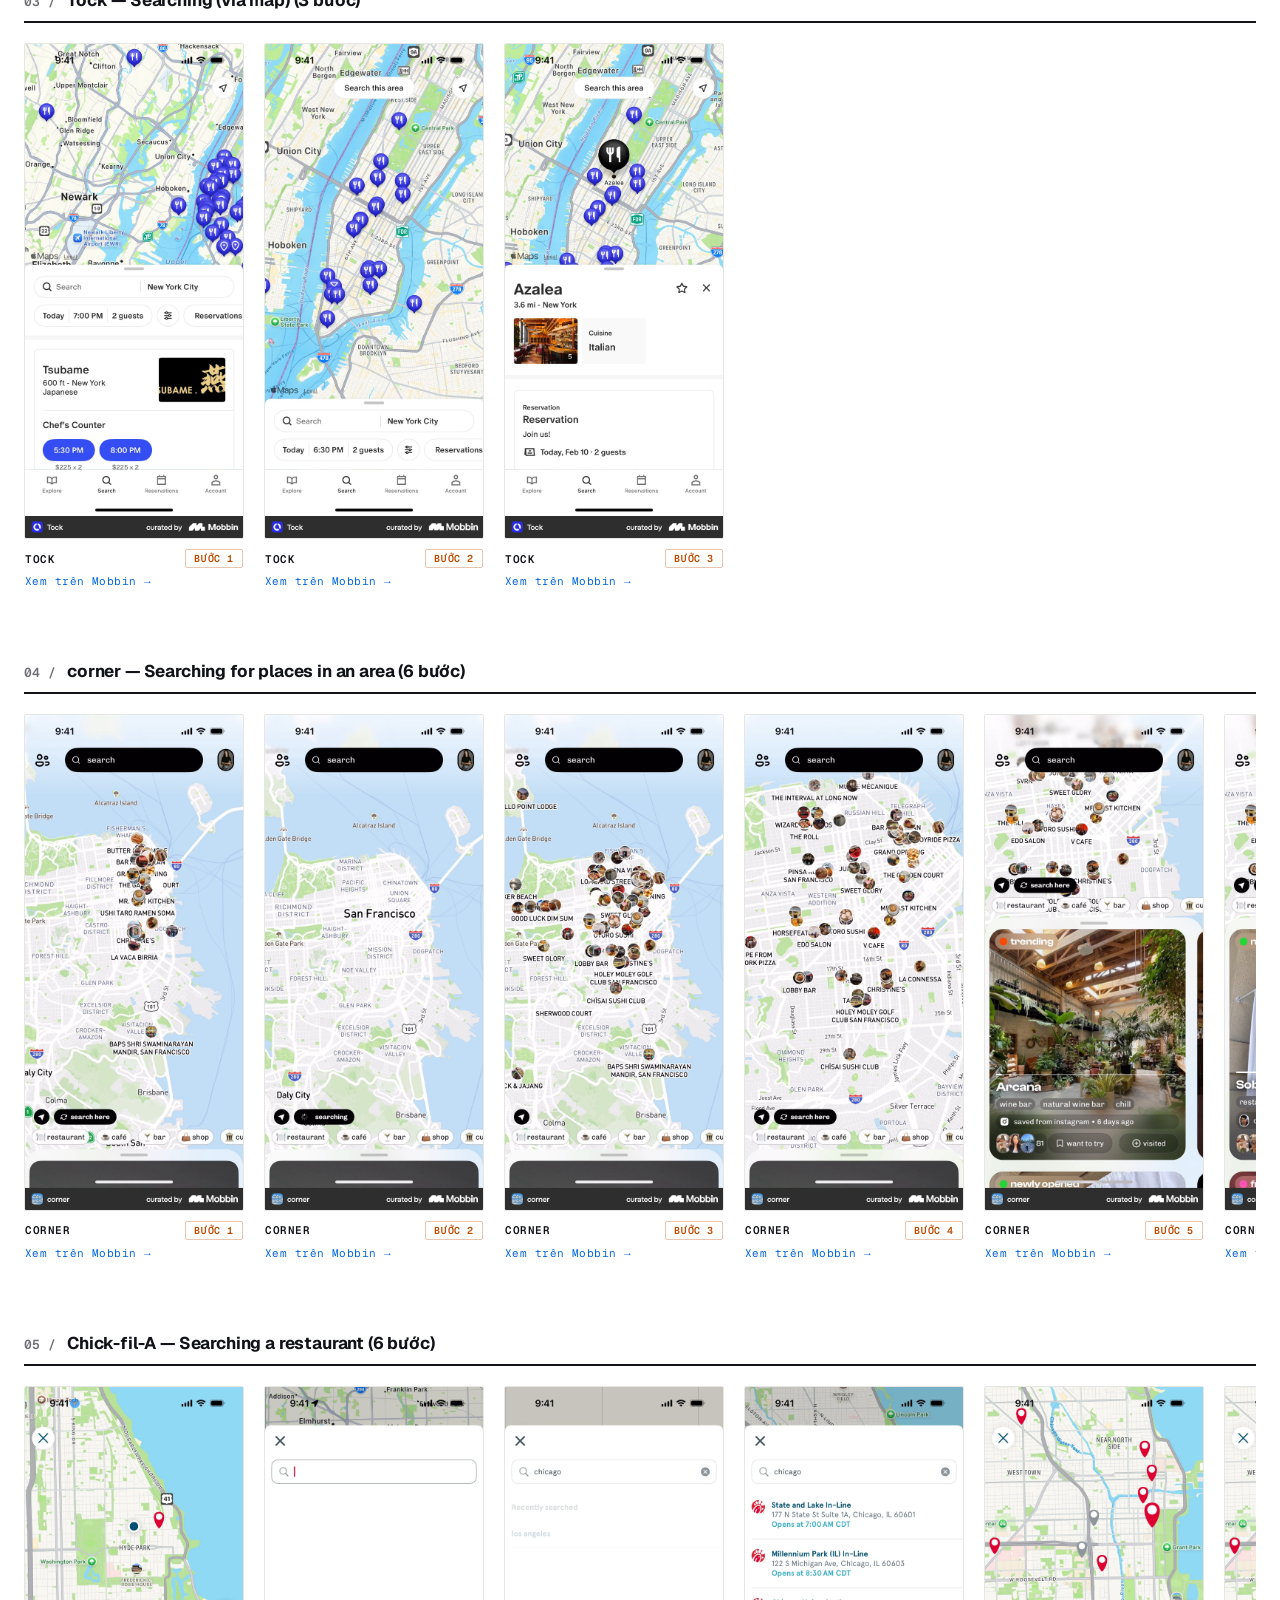
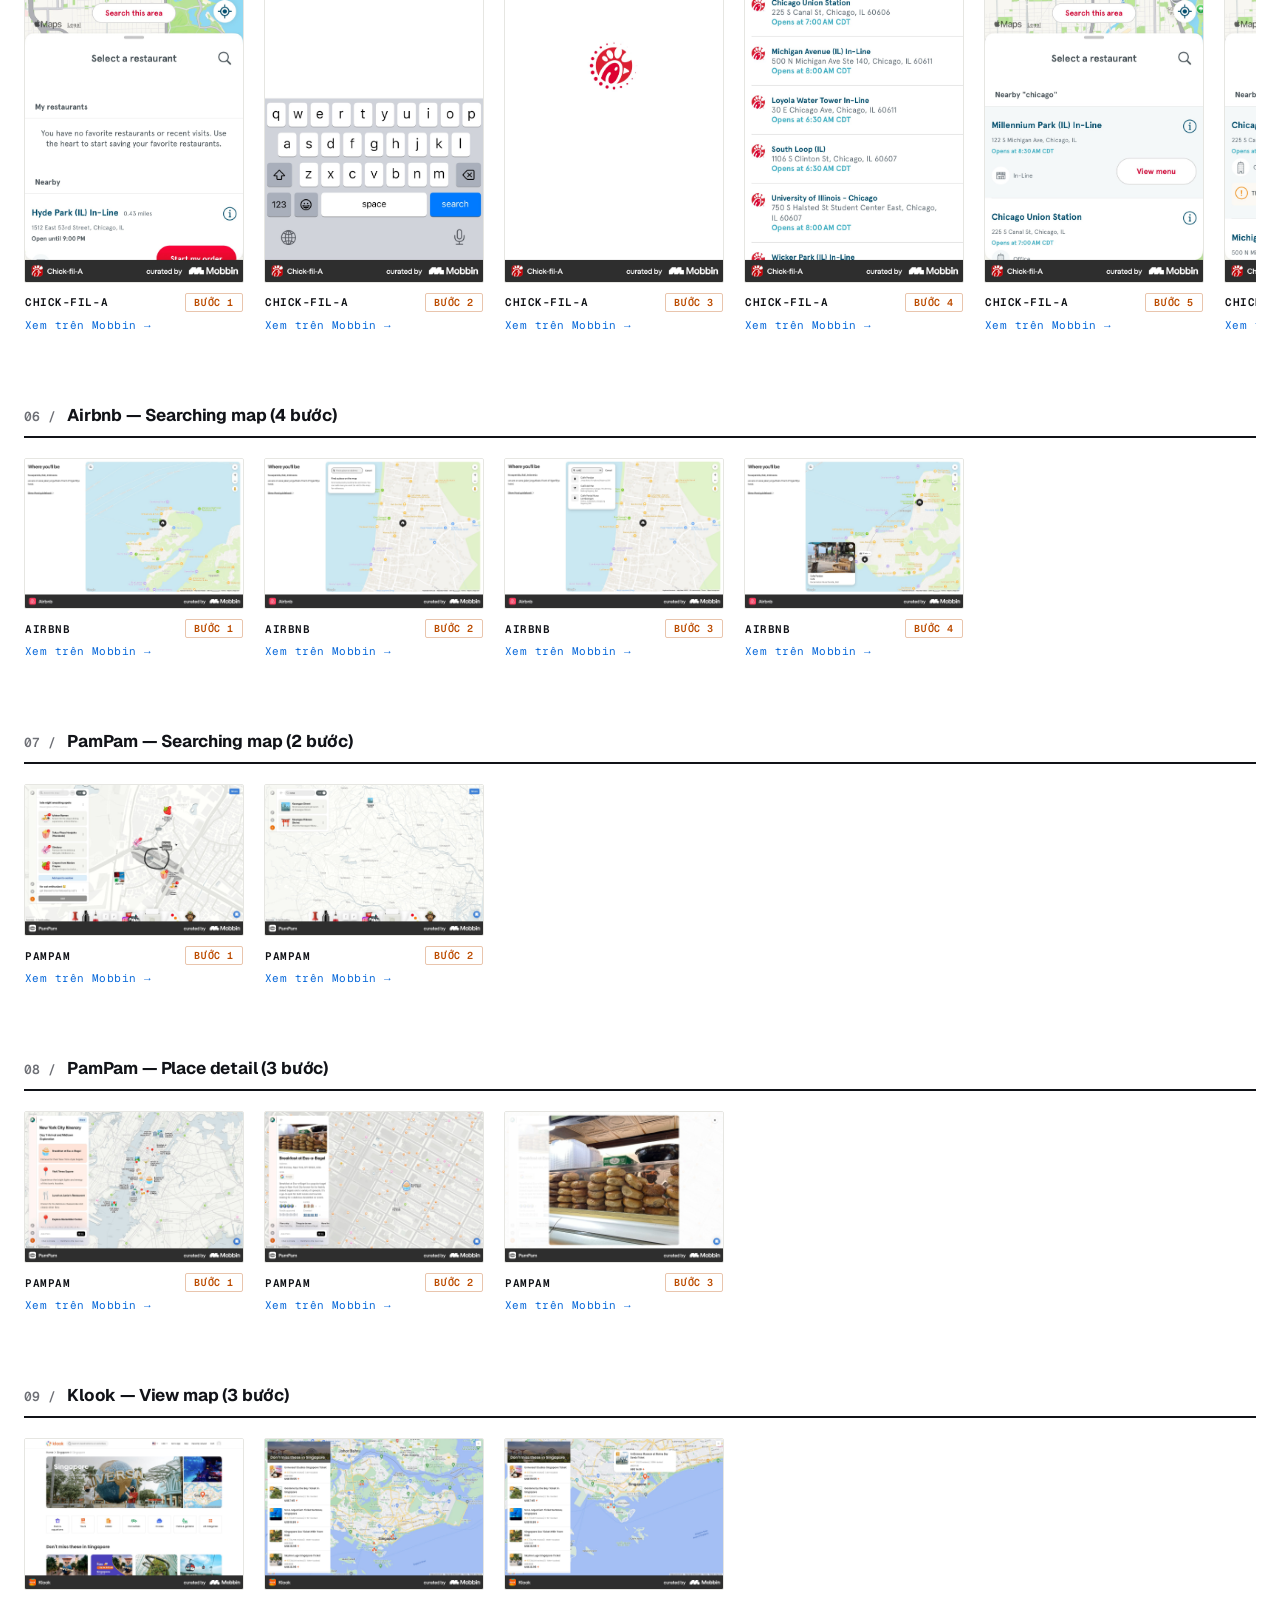
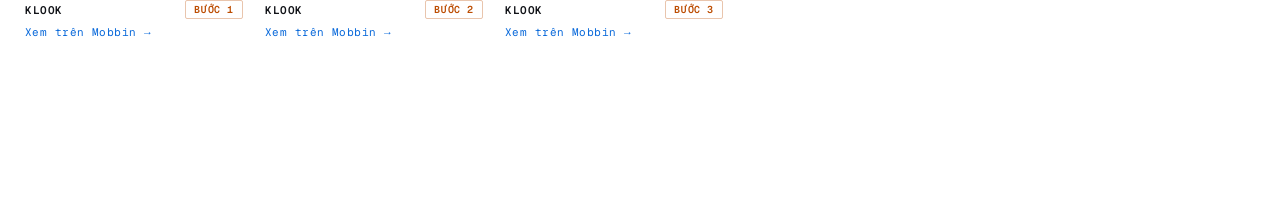
<file: research/places-map-search.html>
<!doctype html>
<html lang="vi">
<head>
<meta charset="UTF-8" />
<title>Flow Refs: Tìm kiếm địa điểm từ bản đồ</title>
<meta name="viewport" content="width=device-width, initial-scale=1" />
<link rel="stylesheet" href="../assets/gallery.css" />
</head>
<body>
<header>
  <a class="back-link" href="../index.html"><svg class="icon" viewBox="0 0 24 24" width="14" height="14" fill="none" stroke="currentColor" stroke-width="2" stroke-linecap="round" stroke-linejoin="round" aria-hidden="true"><path d="m12 19-7-7 7-7"/><path d="M19 12H5"/></svg>Kho lưu trữ</a>
  <h1 id="page-title"></h1>
  <p id="page-subtitle"></p>
</header>
<main id="app"></main>

<script src="../assets/gallery.js"></script>
<script>
const DATA = {
  title: "Flow Refs: Tìm kiếm địa điểm từ bản đồ (iOS + web)",
  subtitle: "Nguồn: Mobbin — 9 flow từ 7 app: Places, Tock, corner, Chick-fil-A (iOS) · Airbnb, PamPam, Klook (web). Cùng một hành trình: xem bản đồ → search → gợi ý → kết quả → detail. Bấm ảnh để phóng to, bấm link để xem bản gốc.",
  sections: [
    {
      name: "Places — Searching Places (5 bước)",
      layout: "flow",
      items: [
        {
          app: "Places",
          platform: "ios",
          step: 1,
          image: "../assets/shots/places-map-search/01.webp",
          sourceImage: "https://mobbin.com/api/mcp/short/l3mSM3jq",
          url: "https://mobbin.com/flows/64e98700-11fe-4926-b935-60de08c0e195",
          alt: "Tab Map (California): search bar nổi trên bản đồ, chip filter (Dragons, Table Tonight, Newly opened), pin POI là ảnh thu nhỏ (nhà hàng, khách sạn, lodge), pin đang chọn phóng to, detail card SingleThread Farm (Open now, chip Three Michelin stars)"
        },
        {
          app: "Places",
          platform: "ios",
          step: 2,
          image: "../assets/shots/places-map-search/02.webp",
          sourceImage: "https://mobbin.com/api/mcp/short/1I5GxFfe",
          url: "https://mobbin.com/flows/64e98700-11fe-4926-b935-60de08c0e195",
          alt: "Bấm search (query trống): empty state gợi ý truy vấn kiểu du lịch (Beaches in Greece, New York bars, Nightclubs in Ibiza…), link «Back to the map», bàn phím hiện"
        },
        {
          app: "Places",
          platform: "ios",
          step: 3,
          image: "../assets/shots/places-map-search/03.webp",
          sourceImage: "https://mobbin.com/api/mcp/short/NM0ufIzV",
          url: "https://mobbin.com/flows/64e98700-11fe-4926-b935-60de08c0e195",
          alt: "Gõ «Cafe»: autocomplete chia 2 nhóm — hoàn tất truy vấn (Cafe, Cafes, Cafeterias, Cafes to work from) và địa điểm cụ thể có ảnh + địa chỉ (NM Cafe, Cafe 220 — Palo Alto)"
        },
        {
          app: "Places",
          platform: "ios",
          step: 4,
          image: "../assets/shots/places-map-search/04.webp",
          sourceImage: "https://mobbin.com/api/mcp/short/FET4WwEg",
          url: "https://mobbin.com/flows/64e98700-11fe-4926-b935-60de08c0e195",
          alt: "Tiếp tục gõ: kết quả place toàn cầu (Café Vins London, Cafe London, Cafelândia Brazil…) — place chưa có ảnh minh bạch bằng icon pin xám"
        },
        {
          app: "Places",
          platform: "ios",
          step: 5,
          image: "../assets/shots/places-map-search/05.webp",
          sourceImage: "https://mobbin.com/api/mcp/short/9Pf2R7ZT",
          url: "https://mobbin.com/flows/64e98700-11fe-4926-b935-60de08c0e195",
          alt: "Chọn Café Vins → map zoom về London, 1 pin ảnh duy nhất giữa map, detail card: COFFEE SHOP, Closed until 8am, mô tả, chip đặc điểm (Specialty coffee, Curated bookstore)"
        }
      ]
    },
    {
      name: "Places — Map (4 bước)",
      layout: "flow",
      items: [
        {
          app: "Places",
          platform: "ios",
          step: 1,
          image: "../assets/shots/places-map-search/06.webp",
          sourceImage: "https://mobbin.com/api/mcp/short/lXLiEimD",
          url: "https://mobbin.com/flows/00810ee1-3b0d-41d0-b5a5-5fd1883a571b",
          alt: "Tab Search của Places: logo chữ + rồng, chip gợi ý truy vấn (ảnh mini, «Brunch reservations on Sunday in San Jose», «Espresso bar…»), ô search lớn «What are you looking for?» kèm nút mic, tab dưới: Search / Map / Discover / People / Profile"
        },
        {
          app: "Places",
          platform: "ios",
          step: 2,
          image: "../assets/shots/places-map-search/07.webp",
          sourceImage: "https://mobbin.com/api/mcp/short/L6SNA5v4",
          url: "https://mobbin.com/flows/00810ee1-3b0d-41d0-b5a5-5fd1883a571b",
          alt: "Tab Map (Palo Alto): search bar nổi + chip Table Tonight / Newly opened / Saved, pin POI dạng ảnh thu nhỏ (Farmhouse Kitchen, Zaytinya), pin Ettan đang chọn phóng to, detail card Ettan (INDIAN RESTAURANT, Open until 9pm, chip Cal-Indian fusion / Cathedral skylight, bookmark)"
        },
        {
          app: "Places",
          platform: "ios",
          step: 3,
          image: "../assets/shots/places-map-search/08.webp",
          sourceImage: "https://mobbin.com/api/mcp/short/wDoM07iT",
          url: "https://mobbin.com/flows/00810ee1-3b0d-41d0-b5a5-5fd1883a571b",
          alt: "Map California: search bar, chip filter (Dragons, Table Tonight, Newly opened), pin POI ảnh thu nhỏ rải khắp vùng, detail card SingleThread Farm (Open now, chip Three Michelin stars) — cùng màn mở đầu flow Searching Places"
        },
        {
          app: "Places",
          platform: "ios",
          step: 4,
          image: "../assets/shots/places-map-search/09.webp",
          sourceImage: "https://mobbin.com/api/mcp/short/fX8eM3Al",
          url: "https://mobbin.com/flows/00810ee1-3b0d-41d0-b5a5-5fd1883a571b",
          alt: "Zoom out toàn California: pin ảnh từ Lake Tahoe tới vịnh SF (Harbor House Inn, The Ritz-Carlton Lake Tahoe, Rush Creek Lodge, El Capitan Hotel, Dream Inn…), pin Benu đang chọn (logo rồng), detail card Benu (NEW AMERICAN RESTAURANT, Closed, Three Michelin stars, bookmark)"
        }
      ]
    },
    {
      name: "Tock — Searching (via map) (3 bước)",
      layout: "flow",
      items: [
        {
          app: "Tock",
          platform: "ios",
          step: 1,
          image: "../assets/shots/places-map-search/10.webp",
          sourceImage: "https://mobbin.com/api/mcp/short/1W5UUc0L",
          url: "https://mobbin.com/flows/f788e41e-d5b1-4ad5-93d6-ffa99e0123e7",
          alt: "Map New York (Tock — app đặt bàn): pin xanh nhà hàng dày quanh Lower Manhattan/Jersey City, card đặt bàn Tsubame — Chef's Counter (500 Warren, New York) ở đáy"
        },
        {
          app: "Tock",
          platform: "ios",
          step: 2,
          image: "../assets/shots/places-map-search/11.webp",
          sourceImage: "https://mobbin.com/api/mcp/short/y11YO5vo",
          url: "https://mobbin.com/flows/f788e41e-d5b1-4ad5-93d6-ffa99e0123e7",
          alt: "Search trên map: search bar + filter Today · 6:30 PM · 2 guests · Reservations ở đáy, pill «Search this area» nổi trên map, pin vẫn hiện"
        },
        {
          app: "Tock",
          platform: "ios",
          step: 3,
          image: "../assets/shots/places-map-search/12.webp",
          sourceImage: "https://mobbin.com/api/mcp/short/ZtoQxNKE",
          url: "https://mobbin.com/flows/f788e41e-d5b1-4ad5-93d6-ffa99e0123e7",
          alt: "Chọn pin → detail Azalea (3.6 mi · New York, Cuisine: Italian) đè lên map: ảnh, block Reservation (Today, Feb 10 · 2 guests), pin đang chọn thành icon dao nĩa đen"
        }
      ]
    },
    {
      name: "corner — Searching for places in an area (6 bước)",
      layout: "flow",
      items: [
        {
          app: "corner",
          platform: "ios",
          step: 1,
          image: "../assets/shots/places-map-search/13.webp",
          sourceImage: "https://mobbin.com/api/mcp/short/5Gb4Em8N",
          url: "https://mobbin.com/flows/9a8a611c-986f-4cc1-86ce-362d0da15252",
          alt: "Map San Francisco (corner): search bar đen nổi trên map, pill «searching» có spinner (tự search theo vùng đang xem), chip category dưới đáy: restaurant / café / bar / shop / cultural"
        },
        {
          app: "corner",
          platform: "ios",
          step: 2,
          image: "../assets/shots/places-map-search/14.webp",
          sourceImage: "https://mobbin.com/api/mcp/short/UmDNsNUs",
          url: "https://mobbin.com/flows/9a8a611c-986f-4cc1-86ce-362d0da15252",
          alt: "Map phủ kín pin ảnh tròn của quán (Good Luck Dim Sum, Sweet Glory, Utoro Sushi, Lobby Bar, Chīsai Sushi Club…), cụm dày chồng lên nhau ở trung tâm, vẫn còn chip category đáy"
        },
        {
          app: "corner",
          platform: "ios",
          step: 3,
          image: "../assets/shots/places-map-search/15.webp",
          sourceImage: "https://mobbin.com/api/mcp/short/uvkv9Evk",
          url: "https://mobbin.com/flows/9a8a611c-986f-4cc1-86ce-362d0da15252",
          alt: "Zoom vào trung tâm SF: pin ảnh dày đặc kèm tên quán (The Interval at Long Now, Mister Jiu's Kitchen, La Connessa, Christine's…), pill «search here» hiện khi đã leo khỏi vùng kết quả"
        },
        {
          app: "corner",
          platform: "ios",
          step: 4,
          image: "../assets/shots/places-map-search/16.webp",
          sourceImage: "https://mobbin.com/api/mcp/short/5K2J5ekw",
          url: "https://mobbin.com/flows/9a8a611c-986f-4cc1-86ce-362d0da15252",
          alt: "Pan ra rìa (Daly City): map trống pin, pill «searching» spinner chạy lại — tự tìm theo vùng map vừa di chuyển tới"
        },
        {
          app: "corner",
          platform: "ios",
          step: 5,
          image: "../assets/shots/places-map-search/17.webp",
          sourceImage: "https://mobbin.com/api/mcp/short/Qvrdq1iS",
          url: "https://mobbin.com/flows/9a8a611c-986f-4cc1-86ce-362d0da15252",
          alt: "Chạm khu vực pin → bottom sheet lật thành feed card ảnh lớn: Arcana (badge trending, tag wine bar / natural wine bar / chill, «saved from instagram · 6 days ago», 81 người lưu, nút want to try / visited), map + «search here» còn trên đầu"
        },
        {
          app: "corner",
          platform: "ios",
          step: 6,
          image: "../assets/shots/places-map-search/18.webp",
          sourceImage: "https://mobbin.com/api/mcp/short/VahTy4Il",
          url: "https://mobbin.com/flows/9a8a611c-986f-4cc1-86ce-362d0da15252",
          alt: "Vuốt ngang feed: card Sobakatsu (badge newly opened, tag restaurant, «discovered by stokebuilder · last week», 92 lượt lưu, want to try / visited), card kế tiếp «from friends» hé bên phải"
        }
      ]
    },
    {
      name: "Chick-fil-A — Searching a restaurant (6 bước)",
      layout: "flow",
      items: [
        {
          app: "Chick-fil-A",
          platform: "ios",
          step: 1,
          image: "../assets/shots/places-map-search/19.webp",
          sourceImage: "https://mobbin.com/api/mcp/short/yKggWPRk",
          url: "https://mobbin.com/flows/6e93bf2c-daaa-4278-b119-e0283d33b4b6",
          alt: "Map Hyde Park, Chicago: pill «Search this area» + nút locate, bottom sheet «Select a restaurant» — My restaurants (empty: dùng trái tim để lưu quán quen), Nearby: Hyde Park (IL) In-Line — 0.43 miles, Open until 9:00 PM, nút đỏ Start my order"
        },
        {
          app: "Chick-fil-A",
          platform: "ios",
          step: 2,
          image: "../assets/shots/places-map-search/20.webp",
          sourceImage: "https://mobbin.com/api/mcp/short/1xaNdnwu",
          url: "https://mobbin.com/flows/6e93bf2c-daaa-4278-b119-e0283d33b4b6",
          alt: "Bấm search: ô tìm kiếm trống + bàn phím đè lên sheet, map vẫn lộ phía sau"
        },
        {
          app: "Chick-fil-A",
          platform: "ios",
          step: 3,
          image: "../assets/shots/places-map-search/21.webp",
          sourceImage: "https://mobbin.com/api/mcp/short/voKQ21m3",
          url: "https://mobbin.com/flows/6e93bf2c-daaa-4278-b119-e0283d33b4b6",
          alt: "Gõ «chicago»: state đang tải — logo Chick-fil-A giữa màn, query trong ô search, chưa có kết quả"
        },
        {
          app: "Chick-fil-A",
          platform: "ios",
          step: 4,
          image: "../assets/shots/places-map-search/22.webp",
          sourceImage: "https://mobbin.com/api/mcp/short/pbZiLTtT",
          url: "https://mobbin.com/flows/6e93bf2c-daaa-4278-b119-e0283d33b4b6",
          alt: "Kết quả: danh sách chi nhánh Chicago (State and Lake In-Line, Millennium Park, Union Station, Michigan Avenue, Loyola Water Tower, South Loop, University of Illinois, Wicker Park) — mỗi dòng địa chỉ + giờ «Opens at … CDT»"
        },
        {
          app: "Chick-fil-A",
          platform: "ios",
          step: 5,
          image: "../assets/shots/places-map-search/23.webp",
          sourceImage: "https://mobbin.com/api/mcp/short/Ab2YtBvZ",
          url: "https://mobbin.com/flows/6e93bf2c-daaa-4278-b119-e0283d33b4b6",
          alt: "Chọn pin trên map → sheet «Select a restaurant»: Millennium Park (IL) In-Line (địa chỉ, Opens at 8:30 AM CDT, loại In-Line) nổi bật với nút View menu; các chi nhánh khác bên dưới"
        },
        {
          app: "Chick-fil-A",
          platform: "ios",
          step: 6,
          image: "../assets/shots/places-map-search/24.webp",
          sourceImage: "https://mobbin.com/api/mcp/short/6BcViS9k",
          url: "https://mobbin.com/flows/6e93bf2c-daaa-4278-b119-e0283d33b4b6",
          alt: "Chọn nhầm pin xám (Chicago Union Station): tooltip «This restaurant does not offer Chick-fil-A One®» trên map + banner cảnh báo vàng ngay trong card — state xử lý place không khả dụng"
        }
      ]
    },
    {
      name: "Airbnb — Searching map (4 bước)",
      layout: "flow",
      items: [
        {
          app: "Airbnb",
          platform: "web",
          step: 1,
          image: "../assets/shots/places-map-search/25.webp",
          sourceImage: "https://mobbin.com/api/mcp/short/2VyDd7ys",
          url: "https://mobbin.com/flows/06a328b8-1986-4745-964d-59560bc5710c",
          alt: "«Where you'll be» (web): map zoom rộng thấy Nusa Lembongan + Ceningan + Penida (Bali) — pin nhà tròn đen ở Jungutbatu, nhãn POI theo loại (cafe/restaurant cam, beach xanh, photo point tím), panel trái: mô tả khu vực + Show Host guidebook, control zoom/locate phải"
        },
        {
          app: "Airbnb",
          platform: "web",
          step: 2,
          image: "../assets/shots/places-map-search/26.webp",
          sourceImage: "https://mobbin.com/api/mcp/short/01CXUzlG",
          url: "https://mobbin.com/flows/06a328b8-1986-4745-964d-59560bc5710c",
          alt: "Bấm search trên map: popup «Find a place or address» + Cancel, empty state «Find a place on the map» (thêm restaurant/landmark vào map để tham khảo); map zoom vào street-level quanh nhà"
        },
        {
          app: "Airbnb",
          platform: "web",
          step: 3,
          image: "../assets/shots/places-map-search/27.webp",
          sourceImage: "https://mobbin.com/api/mcp/short/WECLJ2t0",
          url: "https://mobbin.com/flows/06a328b8-1986-4745-964d-59560bc5710c",
          alt: "Gõ «cafe»: popup gợi ý place (Cafe Pandan — Jungutbatu, Café del Mar — Canggu, Cafe Pantai Nusa Lembongan) với icon loại hình + địa chỉ, map phía sau vẫn sync nhãn quán"
        },
        {
          "app": "Airbnb",
          "platform": "web",
          step: 4,
          image: "../assets/shots/places-map-search/28.webp",
          sourceImage: "https://mobbin.com/api/mcp/short/8k2VWe3t",
          url: "https://mobbin.com/flows/06a328b8-1986-4745-964d-59560bc5710c",
          alt: "Chọn Cafe Pandan → card ảnh có carousel nổi trên map: tên + loại Cafe + địa chỉ, pill «15 min» ô tô, đường chấm từ pin nhà tới quán, nút đóng + mũi tên ảnh tiếp"
        }
      ]
    },
    {
      name: "PamPam — Searching map (2 bước)",
      layout: "flow",
      items: [
        {
          app: "PamPam",
          platform: "web",
          step: 1,
          image: "../assets/shots/places-map-search/32.webp",
          sourceImage: "https://mobbin.com/api/mcp/short/PrLsrhBW",
          url: "https://mobbin.com/flows/e0044ab9-d01f-4d55-aa6a-a1f5052acf76",
          alt: "Map itinerary Tokyo (PamPam): panel trái là section «late night snacking spots» (Ichiran Ramen, Tokyu Plaza Harajuku, Gindaco, Marion Crepes — icon emoji + mô tả), map bên phải sync pin emoji đánh số + đường đi chấm kèm mốc «4 mins», ghi chú vẽ tay «busy street», toolbar vẽ ở đáy"
        },
        {
          app: "PamPam",
          platform: "web",
          step: 2,
          image: "../assets/shots/places-map-search/33.webp",
          sourceImage: "https://mobbin.com/api/mcp/short/KqB0rMC2",
          url: "https://mobbin.com/flows/e0044ab9-d01f-4d55-aa6a-a1f5052acf76",
          alt: "Search «kawa» trong map: kết quả hiện trong panel (Kawagoe Street — Stroll around and eat lunch, Kawagoe Hikawa Shrine), map zoom rộng vùng Saitama với 1 pin Kawagoe Street"
        }
      ]
    },
    {
      name: "PamPam — Place detail (3 bước)",
      layout: "flow",
      items: [
        {
          app: "PamPam",
          platform: "web",
          step: 1,
          image: "../assets/shots/places-map-search/29.webp",
          sourceImage: "https://mobbin.com/api/mcp/short/qHEWTrIE",
          url: "https://mobbin.com/flows/d419fcb9-eb89-487c-b56f-b9c656d24da1",
          alt: "Itinerary «New York City — Day 1: Arrival and Midtown Exploration»: panel trái timeline spots (Breakfast at Ess-a-Bagel, Visit Times Square, Lunch at Junior's…), map NYC phải hiển thị pin emoji + nhãn tương ứng, ô hỏi AI «Ask Pam» ở đáy panel"
        },
        {
          app: "PamPam",
          platform: "web",
          step: 2,
          image: "../assets/shots/places-map-search/30.webp",
          sourceImage: "https://mobbin.com/api/mcp/short/Mw8QP9QV",
          url: "https://mobbin.com/flows/d419fcb9-eb89-487c-b56f-b9c656d24da1",
          alt: "Bấm 1 spot → panel chuyển thành detail Ess-a-Bagel: ảnh, địa chỉ, link Google, mô tả, so sánh đánh giá Tourists vs Locals (Foodies approved / Crowded), CTA Plan a trip / Things to do near / More like this; map giữ nguyên context quanh quán"
        },
        {
          app: "PamPam",
          platform: "web",
          step: 3,
          image: "../assets/shots/places-map-search/31.webp",
          sourceImage: "https://mobbin.com/api/mcp/short/wubCeUAE",
          url: "https://mobbin.com/flows/d419fcb9-eb89-487c-b56f-b9c656d24da1",
          alt: "Bấm ảnh → lightbox ảnh fullscreen (quầy bagel), nền mờ lộ detail phía sau, nút đóng góc phải"
        }
      ]
    },
    {
      name: "Klook — View map (3 bước)",
      layout: "flow",
      items: [
        {
          app: "Klook",
          platform: "web",
          step: 1,
          image: "../assets/shots/places-map-search/34.webp",
          sourceImage: "https://mobbin.com/api/mcp/short/O82Nqbow",
          url: "https://mobbin.com/flows/cc4207f6-6677-42bb-9958-b44bd2e18aa1",
          alt: "Destination page Singapore (Klook web): hero ảnh Universal + nút mở map nhỏ góc phải, category tiles (Zoos & aquariums, Tours, Hotels, Car rentals, Cruises, Parks & gardens), «Don't miss these in Singapore» cards giá + deal"
        },
        {
          app: "Klook",
          platform: "web",
          step: 2,
          image: "../assets/shots/places-map-search/35.webp",
          sourceImage: "https://mobbin.com/api/mcp/short/PGuSMiia",
          url: "https://mobbin.com/flows/cc4207f6-6677-42bb-9958-b44bd2e18aa1",
          alt: "Bấm map → Google Maps fullscreen với panel «Don't miss these in Singapore»: top 5 trải nghiệm đánh số (Universal Studios, Gardens by the Bay, S.E.A. Aquarium, Singapore Zoo, Skyline Luge) mỗi card rating + reviews + lượt booked + giá US$; pin đỏ sync trên map"
        },
        {
          app: "Klook",
          platform: "web",
          step: 3,
          image: "../assets/shots/places-map-search/36.webp",
          sourceImage: "https://mobbin.com/api/mcp/short/c02tflKZ",
          url: "https://mobbin.com/flows/cc4207f6-6677-42bb-9958-b44bd2e18aa1",
          alt: "Chọn 1 điểm → popup ArtScience Museum at Marina Bay Sands: rating 4.7, 7,137 reviews, 300k+ booked, giá từ US$16.39, pin đỏ nổi trên map, panel top-5 vẫn mở bên trái"
        }
      ]
    }
  ],
  review:   {
    "tldr": "9 flow của 7 app cho thấy map-search chia 3 trường phái: <b>browse-first</b> (Places, corner — pin là nội dung, không cần gõ), <b>search-first có nhiệm vụ</b> (Tock, Chick-fil-A, Klook — form + điều kiện, map phụ trợ), và <b>map như sổ tay quanh điểm neo</b> (Airbnb, PamPam — tìm để thêm tham chiếu quanh chỗ ở/lịch trình). Đáng học nhất: pin đa ngữ nghĩa (ảnh/emoji/số/màu trạng thái), re-search theo pan có feedback tường minh, và cách Chick-fil-A báo «địa điểm không dùng được» 2 lớp trước–sau khi tap. Cần tránh: label pin dày đặc đè map, overlay search trống trơn, và copy lỗi lặp ở bước chốt đặt bàn.",
    "goal": {
      "intro": "Goal chung: người dùng tìm địa điểm (quán ăn, cafe, điểm tham quan, nhà hàng thuộc hệ thống) theo không gian — «gần đâu đó», «quanh chỗ này» — thay vì theo từ khoá thuần. Khác search dạng list: map vừa là input (pan/zoom = câu hỏi), vừa là output (kết quả nằm đúng vị trí địa lý).",
      "rows": [
        {
          "flow": "Places — Searching Places",
          "entry": "Tab Search, query trống → thấy gợi ý travel query",
          "exit": "Card chi tiết địa điểm (dark card, carousel ngang)",
          "note": "Gợi ý trước khi gõ; autocomplete tách 2 nhóm intent"
        },
        {
          "flow": "Places — Map",
          "entry": "Tab Map, thấy đầy pin ảnh",
          "exit": "Card chi tiết gắn pin được chọn",
          "note": "Browse không cần gõ; pin ảnh = nội dung"
        },
        {
          "flow": "Tock — Searching (via map)",
          "entry": "Bottom sheet ~45%: ô query + ô location, filter chips",
          "exit": "Detail sheet nhà hàng có nút đặt bàn",
          "note": "Mọi kết quả gắn điều kiện: ngày, giờ, số khách"
        },
        {
          "flow": "corner — Searching for places in an area",
          "entry": "Mở app, map trống → tự search theo vùng đang xem",
          "exit": "Feed card địa điểm với social proof",
          "note": "Pan = query; không có ô search truyền thống"
        },
        {
          "flow": "Chick-fil-A — Searching a restaurant",
          "entry": "Sheet «Select a restaurant» (list gần tôi + map)",
          "exit": "Chọn được nhà hàng có hỗ trợ app",
          "note": "Bài toán hẹp: chỉ nhà trong network, phân biệt rõ có/không hỗ trợ"
        },
        {
          "flow": "Airbnb — Searching map",
          "entry": "Trang «Where you'll be» (map neo quanh chỗ ở)",
          "exit": "Điểm tham chiếu + đường di chuyển + thời gian",
          "note": "Tìm để thêm vào map tham khảo, không phải lọc kết quả"
        },
        {
          "flow": "PamPam — Place detail",
          "entry": "Panel itinerary Day 1 (stops đánh số)",
          "exit": "Detail stop: ảnh, address, rating emoji",
          "note": "Map chỉ hiện stops của mình, không có POI nền"
        },
        {
          "flow": "PamPam — Searching map",
          "entry": "Edit mode, mục «late night snacking spots»",
          "exit": "Spot mới thêm vào section",
          "note": "Search phục vụ soạn itinerary + công cụ vẽ tay"
        },
        {
          "flow": "Klook — View map",
          "entry": "City page → tile map nhỏ trong hero",
          "exit": "Modal map + list ranked vé; popup giá trên map",
          "note": "Map là phụ trợ commerce; đánh số khớp list ↔ map"
        }
      ]
    },
    "camps": {
      "items": [
        {
          "name": "Map-first, browse để khám phá",
          "apps": "Places · corner",
          "desc": "Pin là nội dung thật: ảnh địa điểm, tên luôn hiện. Người dùng không cần biết mình muốn gì — pan là câu hỏi. corner tự search theo vùng xem, Places vẫn giữ ô search nhưng ưu tiên gợi ý chủ đề.",
          "tradeoff": "Cần kho ảnh lớn; khu đông pin → quá tải label (corner b3); khó chạm tới mục tiêu cụ thể."
        },
        {
          "name": "Search-first, nhiệm vụ ràng buộc",
          "apps": "Tock · Chick-fil-A · Klook",
          "desc": "Mục tiêu rõ từ đầu: đặt bàn, chọn nhà trong hệ thống, mua vé. Form + filter + list có điều kiện đi kèm (giờ, giá, slot) — map chỉ để xác nhận vị trí hoặc xem phân bố.",
          "tradeoff": "Hiệu quả, ít dư thừa; nhưng khô — không nuôi cảm hứng khám phá; phụ thuộc data chất lượng (slot, giá, giờ mở cửa)."
        },
        {
          "name": "Map như sổ tay quanh điểm neo",
          "apps": "Airbnb · PamPam",
          "desc": "Map neo quanh 1 điểm chính (chỗ ở / stops của itinerary). Search nghĩa là thêm tham chiếu vào map, kết quả gắn ngữ cảnh cá nhân: đường đi từ nhà đến cafe, route đánh số giữa các stop kèm thời gian đi bộ.",
          "tradeoff": "Đúng cho planning trước chuyến đi; không thay được discovery đại trà; mode edit + công cụ vẽ tay làm UI phức tạp đáng kể."
        }
      ]
    },
    "states": {
      "rows": [
        {
          "state": "Query trống → gợi ý chủ đề",
          "desc": "Travel query gợi ý theo chủ đề/địa điểm + nút «Back to the map» làm lối thoát an toàn",
          "refs": [
            {
              "section": "Places — Searching Places",
              "steps": [
                1,
                2
              ]
            }
          ]
        },
        {
          "state": "Autocomplete tách intent",
          "desc": "Nhóm hoàn thiện câu query (icon ↖) tách khỏi nhóm địa điểm cụ thể (ảnh + address, icon →)",
          "refs": [
            {
              "section": "Places — Searching Places",
              "steps": [
                3,
                4
              ]
            }
          ]
        },
        {
          "state": "Autocomplete có icon theo loại",
          "desc": "Kết quả mang icon loại địa điểm (pin / dao-nĩa / cà phê)",
          "refs": [
            {
              "section": "Airbnb — Searching map",
              "step": 3
            }
          ]
        },
        {
          "state": "Pin đa ngữ nghĩa",
          "desc": "Ảnh thật, logo thương hiệu cho địa điểm curated kèm dấu ✳, placeholder xám trung thực khi không có ảnh",
          "refs": [
            {
              "section": "Places — Map",
              "steps": [
                1,
                2
              ]
            }
          ]
        },
        {
          "state": "Pin trạng thái khả dụng",
          "desc": "Đỏ = có hỗ trợ app; xám = không",
          "refs": [
            {
              "section": "Chick-fil-A — Searching a restaurant",
              "step": 1
            },
            {
              "section": "Chick-fil-A — Searching a restaurant",
              "step": 6
            }
          ]
        },
        {
          "state": "Pin emoji + route đánh số",
          "desc": "Stops của itinerary là emoji lớn đánh số; pills «4 mins» giữa các chặng",
          "refs": [
            {
              "section": "PamPam — Place detail",
              "step": 1
            },
            {
              "section": "PamPam — Searching map",
              "step": 1
            }
          ]
        },
        {
          "state": "Re-search theo pan",
          "desc": "Pill «searching» + spinner tự chạy khi pan; «search here» khi vùng xem chưa có kết quả; «Search this area» dạng lời mời",
          "refs": [
            {
              "section": "corner — Searching for places in an area",
              "steps": [
                1,
                4
              ]
            },
            {
              "section": "Tock — Searching (via map)",
              "step": 2
            },
            {
              "section": "Chick-fil-A — Searching a restaurant",
              "step": 1
            }
          ]
        },
        {
          "state": "Kết quả gắn điều kiện nhiệm vụ",
          "desc": "Filter chips (Today · 7:00 PM · 2 guests · Reservations) trước khi tìm; time pills có giá ngay trong sheet kết quả",
          "refs": [
            {
              "section": "Tock — Searching (via map)",
              "steps": [
                1,
                2
              ]
            }
          ]
        },
        {
          "state": "Giờ mở cửa trong list",
          "desc": "«Opens at 7:00 AM CDT» từng dòng kết quả",
          "refs": [
            {
              "section": "Chick-fil-A — Searching a restaurant",
              "step": 4
            }
          ]
        },
        {
          "state": "Chọn từ list → map sync",
          "desc": "Map pan tới điểm, card kết quả highlight + CTA",
          "refs": [
            {
              "section": "Chick-fil-A — Searching a restaurant",
              "step": 5
            },
            {
              "section": "Klook — View map",
              "step": 3
            }
          ]
        },
        {
          "state": "Card provenance + social proof",
          "desc": "«saved from instagram · 6 days ago», «discovered by … · last week», đếm lượt want-to-try, badge trending / newly opened",
          "refs": [
            {
              "section": "corner — Searching for places in an area",
              "steps": [
                5,
                6
              ]
            }
          ]
        },
        {
          "state": "Empty state có hướng dẫn",
          "desc": "List yêu thích trống → «Use the heart to start saving…»",
          "refs": [
            {
              "section": "Chick-fil-A — Searching a restaurant",
              "step": 1
            }
          ]
        },
        {
          "state": "Overlay giải thích giá trị",
          "desc": "«You can add ones you want to visit to the map for reference» — 1 câu nói rõ vì sao dùng",
          "refs": [
            {
              "section": "Airbnb — Searching map",
              "step": 2
            }
          ]
        },
        {
          "state": "Loading",
          "desc": "Logo spinner + «Recently searched» hiện lúc chờ",
          "refs": [
            {
              "section": "Chick-fil-A — Searching a restaurant",
              "step": 3
            }
          ]
        },
        {
          "state": "«Không hỗ trợ» báo 2 lớp",
          "desc": "Tooltip trên map + banner cảnh báo trong card, CTA bị thay",
          "refs": [
            {
              "section": "Chick-fil-A — Searching a restaurant",
              "step": 6
            }
          ]
        },
        {
          "state": "Route preview",
          "desc": "Đường đứt nét từ chỗ ở → điểm, pill «15 min» đổi mode di chuyển tại chỗ",
          "refs": [
            {
              "section": "Airbnb — Searching map",
              "step": 4
            }
          ]
        },
        {
          "state": "Detail / lightbox",
          "desc": "Card chi tiết dark (category mono-caps, pill open/closed, feature chips); lightbox ảnh full",
          "refs": [
            {
              "section": "Places — Map",
              "step": 2
            },
            {
              "section": "PamPam — Place detail",
              "steps": [
                2,
                3
              ]
            }
          ]
        },
        {
          "state": "Map trắng chỉ hiện stops",
          "desc": "Không POI nền → route + label nổi bật tuyệt đối",
          "refs": [
            {
              "section": "PamPam — Place detail",
              "step": 1
            }
          ]
        },
        {
          "state": "Edit + annotation",
          "desc": "Toggle «Edit», drag sắp xếp section, toolbar vẽ tay (pin, highlighter, text, sticker, palette)",
          "refs": [
            {
              "section": "PamPam — Searching map",
              "step": 1
            }
          ]
        },
        {
          "state": "Tile map làm CTA",
          "desc": "Map nhỏ trong hero gallery mở modal map lớn",
          "refs": [
            {
              "section": "Klook — View map",
              "steps": [
                1,
                2
              ]
            }
          ]
        }
      ]
    },
    "good": {
      "items": [
        {
          "text": "Pin mang thông tin, không phải trang trí — mỗi loại pin nói 1 chuyện: ảnh thật = «nhìn trước chỗ này», logo + ✳ = «có máy chọn», xám = «chưa có ảnh, nói thật với bạn», đỏ/xám = «dùng được/không dùng được», emoji số = «chặng này của lịch trình bạn».",
          "refs": [
            {
              "section": "Places — Map",
              "steps": [
                1,
                2
              ]
            },
            {
              "section": "Chick-fil-A — Searching a restaurant",
              "step": 1
            },
            {
              "section": "Chick-fil-A — Searching a restaurant",
              "step": 6
            },
            {
              "section": "PamPam — Searching map",
              "step": 1
            }
          ],
          "linkLabel": "NN/g — Recognition Rather Than Recall",
          "linkUrl": "https://www.nngroup.com/articles/recognition-and-recall/"
        },
        {
          "text": "Re-search theo pan, không bắt gõ lại — đổi vùng xem là hệ thống tự tìm lại, feedback tường minh 3 trạng thái: đang tìm (spinner), mời tìm («search here»), mời theo ngữ cảnh («Search this area»). Chi phí thao tác gần bằng 0.",
          "refs": [
            {
              "section": "corner — Searching for places in an area",
              "steps": [
                1,
                4
              ]
            },
            {
              "section": "Tock — Searching (via map)",
              "step": 2
            },
            {
              "section": "Chick-fil-A — Searching a restaurant",
              "step": 1
            }
          ],
          "linkLabel": "NN/g — Interaction Cost",
          "linkUrl": "https://www.nngroup.com/articles/interaction-cost-definition/"
        },
        {
          "text": "Chặn lỗi «địa điểm vô dụng» 2 lớp — pin xám dự báo trước khi tap, tooltip + banner giải thích khi tap, và gỡ CTA thay vì để nút chết.",
          "refs": [
            {
              "section": "Chick-fil-A — Searching a restaurant",
              "steps": [
                1,
                6
              ]
            }
          ],
          "linkLabel": "NN/g — 10 Heuristics #5: Error Prevention",
          "linkUrl": "https://www.nngroup.com/articles/ten-usability-heuristics/"
        },
        {
          "text": "Query trống ≠ dead end — gợi ý travel query theo chủ đề + nút quay về map an toàn; người dùng mới có việc để làm ngay.",
          "refs": [
            {
              "section": "Places — Searching Places",
              "steps": [
                1,
                2
              ]
            }
          ]
        },
        {
          "text": "Autocomplete tách nhóm intent — hoàn thiện từ khoá và địa điểm cụ thể là 2 nhu cầu khác nhau; tách nhóm + icon riêng giúp chọn đúng nhanh hơn.",
          "refs": [
            {
              "section": "Places — Searching Places",
              "steps": [
                3,
                4
              ]
            },
            {
              "section": "Airbnb — Searching map",
              "step": 3
            }
          ]
        },
        {
          "text": "Kết quả luôn kèm điều kiện chốt deal — Tock nhét giá vào time pill («$225 × 2»); Chick-fil-A kèm giờ mở cửa từng dòng; Klook kèm rating + lượt booked + giá sale. Ra quyết định ngay trong kết quả, không phải vào từng trang con.",
          "refs": [
            {
              "section": "Tock — Searching (via map)",
              "steps": [
                1,
                2
              ]
            },
            {
              "section": "Chick-fil-A — Searching a restaurant",
              "step": 4
            },
            {
              "section": "Klook — View map",
              "step": 2
            }
          ]
        },
        {
          "text": "Social proof dạng tín hiệu ngắn — nguồn gốc («saved from instagram», «discovered by stokebuilder») + đếm lượt (81/92) + badge trạng thái (trending/newly opened): đủ bằng chứng xã hội mà không cần đọc review dài.",
          "refs": [
            {
              "section": "corner — Searching for places in an area",
              "steps": [
                5,
                6
              ]
            }
          ]
        },
        {
          "text": "Overlay search giải thích giá trị trước khi dùng — 1 câu nói rõ «thêm điểm muốn ghé vào map để tham khảo», xoá rào cản «map này search để làm gì?».",
          "refs": [
            {
              "section": "Airbnb — Searching map",
              "step": 2
            }
          ]
        },
        {
          "text": "Kết quả route có thời gian + đổi mode tại chỗ — pill «15 min ⌄» vừa trả lời «đi bao lâu» vừa cho đổi phương tiện không rời màn hình.",
          "refs": [
            {
              "section": "Airbnb — Searching map",
              "step": 4
            }
          ]
        },
        {
          "text": "Map chỉ hiện đúng phạm vi quan tâm — PamPam không vẽ POI nền nên route + «4 mins» nổi bật tuyệt đối; đối lập với map đầy POI Google màu mè.",
          "refs": [
            {
              "section": "PamPam — Place detail",
              "step": 1
            },
            {
              "section": "Airbnb — Searching map",
              "step": 1
            }
          ]
        },
        {
          "text": "Số trên pin khớp thứ tự list — dò map ↔ list không cần đọc tên.",
          "refs": [
            {
              "section": "Klook — View map",
              "steps": [
                2,
                3
              ]
            }
          ]
        }
      ]
    },
    "avoid": {
      "items": [
        {
          "text": "Hiện tên tất cả pin cùng lúc — zoom vào khu đông của corner, label in hoa chồng chéo lên nhau và lên chữ đường phố. Nên chỉ hiện tên khi hover/chọn, hoặc density-aware.",
          "refs": [
            {
              "section": "corner — Searching for places in an area",
              "step": 3
            }
          ]
        },
        {
          "text": "Copy lỗi lặp ở màn chốt — sheet đặt bàn của Tock hiện «Reservation Reservation / Join us!» — lỗi template ngay bước quan trọng nhất của flow đặt chỗ.",
          "refs": [
            {
              "section": "Tock — Searching (via map)",
              "step": 3
            }
          ]
        },
        {
          "text": "Overlay search trống trơn — chỉ có ô input + keyboard, không suggestion, không recent, không category; so với Places/Airbnb là mất cơ hội giúp user bắt đầu.",
          "refs": [
            {
              "section": "Chick-fil-A — Searching a restaurant",
              "step": 2
            },
            {
              "section": "Places — Searching Places",
              "steps": [
                1,
                2
              ]
            },
            {
              "section": "Airbnb — Searching map",
              "step": 2
            }
          ]
        },
        {
          "text": "Loading thay bằng logo thương hiệu — logo spinner không nói gì về hình dạng kết quả sắp tới; skeleton giữ ngữ cảnh tốt hơn. «Recently searched» hiện kèm dễ bị coi là noise.",
          "refs": [
            {
              "section": "Chick-fil-A — Searching a restaurant",
              "step": 3
            }
          ]
        },
        {
          "text": "Emoji rating không có chuẩn — vui nhưng mơ hồ (globe nhiều = khách du lịch đông?), không có số liệu đối chiếu. Dùng thì cần legend/tooltip.",
          "refs": [
            {
              "section": "PamPam — Place detail",
              "step": 2
            }
          ]
        },
        {
          "text": "Pin chồng nhau không có cluster — cụm Sentosa của Klook đè lên nhau thành đốm đỏ không đọc được; corner khu downtown cũng vậy.",
          "refs": [
            {
              "section": "Klook — View map",
              "step": 2
            },
            {
              "section": "corner — Searching for places in an area",
              "step": 3
            }
          ]
        },
        {
          "text": "POI nền màu mè cạnh pin riêng của app — base map Google còn hiển thị POI vàng/xanh/lục rực rỡ, pin chính (house đen) mất ưu tiên thị giác. Đối chứng: PamPam tắt sạch POI nên route nổi.",
          "refs": [
            {
              "section": "Airbnb — Searching map",
              "steps": [
                1,
                4
              ]
            },
            {
              "section": "PamPam — Place detail",
              "step": 1
            }
          ]
        }
      ]
    },
    "ideas": {
      "items": [
        "Cluster/heatmap khi pin vượt ngưỡng (~30+) — giải quyết đồng thời lỗi label dày và pin chồng nhau.",
        "Toggle list-view cho app map-first — khi pin quá nhiều, list xếp theo khoảng cách là lối thoát rẻ.",
        "Skeleton pin khi ảnh chưa load — pin ảnh của Places/corner phụ thuộc mạng; placeholder xám trung thực là nền tốt để phát triển thành skeleton.",
        "Câu hỏi mở: pan ra vùng không có kết quả (corner b4 — Daly City) thì sau spinner là gì? Ảnh không cho thấy state «vùng này chưa có dữ liệu» — nếu không có, đó là khoảng trống thật."
      ]
    },
    "note": "Giới hạn: mọi nhận xét dựa trên ảnh tĩnh — không đánh giá được animation chuyển state, xử lý lỗi mạng, permission location, hay hành vi sau bước cuối mỗi flow. «Không thấy trong ảnh» ≠ «không tồn tại»."
  }
};

MobbinGallery.render(DATA);
</script>
</body>
</html>
</file>
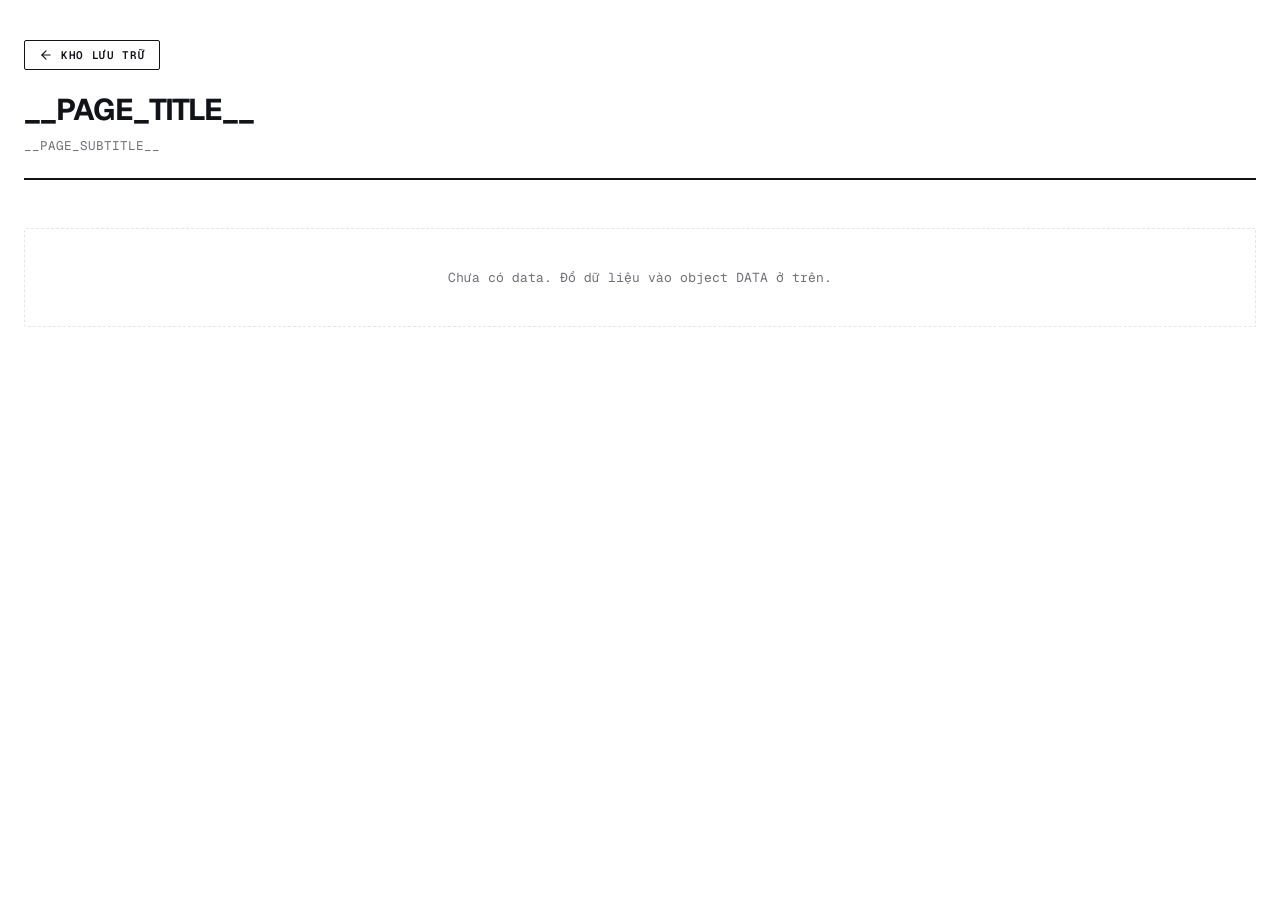
<file: templates/template.html>
<!doctype html>
<html lang="vi">
<head>
<meta charset="UTF-8" />
<title>__PAGE_TITLE__</title>
<meta name="viewport" content="width=device-width, initial-scale=1" />
<link rel="stylesheet" href="../assets/gallery.css" />
</head>
<body>
<header>
  <a class="back-link" href="../index.html"><svg class="icon" viewBox="0 0 24 24" width="14" height="14" fill="none" stroke="currentColor" stroke-width="2" stroke-linecap="round" stroke-linejoin="round" aria-hidden="true"><path d="m12 19-7-7 7-7"/><path d="M19 12H5"/></svg>Kho lưu trữ</a>
  <h1 id="page-title"></h1>
  <p id="page-subtitle"></p>
</header>
<main id="app"></main>

<script src="../assets/gallery.js"></script>
<script>
/**
 * SCHEMA — chỉ cần thay object DATA này cho mỗi lần research mới.
 * CSS/JS dùng chung nằm ở assets/gallery.css và assets/gallery.js — không sửa ở đây.
 *
 * DATA = {
 *   title: string,          // vd: "UI Pattern Refs: Empty State"
 *   subtitle: string,       // vd: "Nguồn: Mobbin search_screens — research trước khi thiết kế."
 *   report?: object,        // CHỈ component-research: block tổng hợp 4 câu hỏi designer,
 *                           //   render trên cùng. Schema chi tiết xem
 *                           //   .claude/skills/component-research/SKILL.md
 *   sections: [
 *     {
 *       name: string,          // vd: "Empty State — iOS", hoặc "Afterpay — Logging In (6 bước)" cho flow
 *       layout?: "grid" | "flow", // "flow" = dải ngang có thứ tự (dùng với item.step), mặc định "grid"
 *       items: [
 *         {
 *           app: string,           // tên app / tên design system (platform "cg")
 *           platform: "ios" | "web" | "cg",
 *           image: string,         // ảnh local "../assets/shots/<slug>/…" (Mobbin) / screenshot URL (component.gallery)
 *           url: string,           // mobbin_url / docs gốc design system / pin URL
 *           step?: number,         // thứ tự bước trong flow — thay cho badge platform
 *           alt?: string           // optional, mặc định dùng `app`
 *         }
 *       ]
 *     }
 *   ],
 *   sources?: [{ label, url, note? }]   // footer "Nguồn & phương pháp" (component-research)
 * }
 */
const DATA = {
  title: "__PAGE_TITLE__",
  subtitle: "__PAGE_SUBTITLE__",
  sections: []
};

MobbinGallery.render(DATA);
</script>
</body>
</html>
</file>
<file: assets/gallery.css>
/* ============================================================
   EDITORIAL — light only
   Nền trắng, góc gần vuông, typography đậm, nhãn mono,
   đề mục có số thứ tự + kẻ ngang đậm. Ảnh là ngôi sao.
   Áp dụng cho cả index.html (archive) và các trang research/.
   ============================================================ */
/* Geist (Vercel, SIL OFL) — tự host, subset latin + latin-ext + vietnamese.
   File woff2 trong assets/fonts/ (nguồn: @fontsource-variable/geist[-mono]). */
@font-face {
  font-family: "Geist Variable";
  font-style: normal;
  font-display: swap;
  font-weight: 100 900;
  src: url("fonts/geist-latin-wght-normal.woff2") format("woff2-variations");
  unicode-range: U+0000-00FF,U+0131,U+0152-0153,U+02BB-02BC,U+02C6,U+02DA,U+02DC,U+0304,U+0308,U+0329,U+2000-206F,U+20AC,U+2122,U+2191,U+2193,U+2212,U+2215,U+FEFF,U+FFFD;
}
@font-face {
  font-family: "Geist Variable";
  font-style: normal;
  font-display: swap;
  font-weight: 100 900;
  src: url("fonts/geist-latin-ext-wght-normal.woff2") format("woff2-variations");
  unicode-range: U+0100-02BA,U+02BD-02C5,U+02C7-02CC,U+02CE-02D7,U+02DD-02FF,U+0304,U+0308,U+0329,U+1D00-1DBF,U+1E00-1E9F,U+1EF2-1EFF,U+2020,U+20A0-20AB,U+20AD-20C0,U+2113,U+2C60-2C7F,U+A720-A7FF;
}
@font-face {
  font-family: "Geist Variable";
  font-style: normal;
  font-display: swap;
  font-weight: 100 900;
  src: url("fonts/geist-vietnamese-wght-normal.woff2") format("woff2-variations");
  unicode-range: U+0102-0103,U+0110-0111,U+0128-0129,U+0168-0169,U+01A0-01A1,U+01AF-01B0,U+0300-0301,U+0303-0304,U+0308-0309,U+0323,U+0329,U+1EA0-1EF9,U+20AB;
}
@font-face {
  font-family: "Geist Mono Variable";
  font-style: normal;
  font-display: swap;
  font-weight: 100 900;
  src: url("fonts/geist-mono-latin-wght-normal.woff2") format("woff2-variations");
  unicode-range: U+0000-00FF,U+0131,U+0152-0153,U+02BB-02BC,U+02C6,U+02DA,U+02DC,U+0304,U+0308,U+0329,U+2000-206F,U+20AC,U+2122,U+2191,U+2193,U+2212,U+2215,U+FEFF,U+FFFD;
}
@font-face {
  font-family: "Geist Mono Variable";
  font-style: normal;
  font-display: swap;
  font-weight: 100 900;
  src: url("fonts/geist-mono-latin-ext-wght-normal.woff2") format("woff2-variations");
  unicode-range: U+0100-02BA,U+02BD-02C5,U+02C7-02CC,U+02CE-02D7,U+02DD-02FF,U+0304,U+0308,U+0329,U+1D00-1DBF,U+1E00-1E9F,U+1EF2-1EFF,U+2020,U+20A0-20AB,U+20AD-20C0,U+2113,U+2C60-2C7F,U+A720-A7FF;
}
@font-face {
  font-family: "Geist Mono Variable";
  font-style: normal;
  font-display: swap;
  font-weight: 100 900;
  src: url("fonts/geist-mono-vietnamese-wght-normal.woff2") format("woff2-variations");
  unicode-range: U+0102-0103,U+0110-0111,U+0128-0129,U+0168-0169,U+01A0-01A1,U+01AF-01B0,U+0300-0301,U+0303-0304,U+0308-0309,U+0323,U+0329,U+1EA0-1EF9,U+20AB;
}
:root {
  --bg: #ffffff;
  --card-bg: #ffffff;
  --text: #111318;
  --text-muted: #6e7076;
  --border: #e6e6e2;
  --border-strong: #111318;
  --accent: #0969da;
  --badge-ios-text: #0969da;
  --badge-web-text: #1a7f37;
  --badge-step-text: #bc4c00;
  --badge-pinterest-text: #cf222e;
  --badge-cg-text: #0f766e;
  --report-chip-bg: #f6f6f4;
  --report-note-bg: #fffdf5;
  --report-note-border: #d4a72c;
  --sans: "Geist Variable", -apple-system, BlinkMacSystemFont, "Segoe UI", Helvetica, Arial, sans-serif;
  --mono: "Geist Mono Variable", ui-monospace, "SF Mono", "JetBrains Mono", Menlo, monospace;
}
* { box-sizing: border-box; }
/* Lucide inline icon — nhúng <svg class="icon"> trực tiếp trong HTML/JS */
.icon {
  fill: none;
  stroke: currentColor;
  stroke-width: 2;
  stroke-linecap: round;
  stroke-linejoin: round;
  flex-shrink: 0;
}
body {
  margin: 0;
  background: var(--bg);
  color: var(--text);
  font-family: var(--sans);
  padding: 40px 24px 96px;
}
header {
  max-width: 1300px;
  margin: 0 auto 48px;
  padding-bottom: 24px;
  border-bottom: 2px solid var(--border-strong);
}
.back-link {
  display: inline-flex;
  align-items: center;
  gap: 8px;
  font-family: var(--mono);
  font-size: 11px;
  font-weight: 600;
  text-transform: uppercase;
  letter-spacing: 0.06em;
  color: var(--text);
  background: var(--card-bg);
  border: 1px solid var(--border-strong);
  border-radius: 2px;
  padding: 7px 14px;
  text-decoration: none;
  cursor: pointer;
  margin-bottom: 20px;
  transition: background 0.15s ease, color 0.15s ease, transform 0.1s ease;
}
.back-link:hover { background: var(--border-strong); color: #fff; text-decoration: none; }
.back-link:active { transform: translateY(1px); }
h1 { font-size: 30px; font-weight: 700; margin: 0 0 8px; letter-spacing: -0.03em; }
header p { margin: 0; color: var(--text-muted); font-family: var(--mono); font-size: 12.5px; }

.section { max-width: 1300px; margin: 0 auto 64px; counter-increment: sec; }
.section-title {
  font-size: 17px;
  font-weight: 700;
  letter-spacing: -0.01em;
  color: var(--text);
  margin: 0 0 20px;
  padding-bottom: 10px;
  border-bottom: 2px solid var(--border-strong);
}
/* số thứ tự section — chỉ trên trang research (main#app) */
main#app .section .section-title::before {
  content: counter(sec, decimal-leading-zero) " / ";
  font-family: var(--mono);
  font-size: 13px;
  font-weight: 600;
  color: var(--text-muted);
  margin-right: 4px;
}

.grid {
  display: grid;
  grid-template-columns: repeat(auto-fill, minmax(280px, 1fr));
  gap: 32px 28px;
}
/* used for ordered flow steps: horizontal scroll strip instead of wrapping grid */
.grid.flow-strip {
  display: flex;
  overflow-x: auto;
  gap: 20px;
  padding-bottom: 8px;
}
.grid.flow-strip .card {
  flex: 0 0 220px;
}

.card {
  display: flex;
  flex-direction: column;
  gap: 10px;
}
.card-img-wrap {
  border-radius: 2px;
  border: 1px solid var(--border);
  overflow: hidden;
  cursor: pointer;
  position: relative;
  background: #fafaf9;
  transition: transform 0.2s ease, box-shadow 0.2s ease, border-color 0.2s ease;
  transform-origin: center;
}
.card-img-wrap:hover,
.card-img-wrap:focus-visible {
  transform: scale(1.06);
  border-color: var(--border-strong);
  box-shadow: 0 14px 32px rgba(17, 19, 24, 0.14);
  z-index: 5;
  outline: none;
}
.card-img-wrap img {
  width: 100%;
  height: auto;
  display: block;
}
.card-info { display: flex; flex-direction: column; gap: 6px; padding: 0 1px; }
.card-top-row { display: flex; align-items: center; justify-content: space-between; gap: 6px; }
.app-name {
  font-family: var(--mono);
  font-size: 11px;
  font-weight: 600;
  text-transform: uppercase;
  letter-spacing: 0.05em;
  white-space: nowrap;
  overflow: hidden;
  text-overflow: ellipsis;
}
.badge {
  font-family: var(--mono);
  font-size: 10px;
  font-weight: 600;
  text-transform: uppercase;
  letter-spacing: 0.06em;
  padding: 2px 8px;
  border-radius: 2px;
  border: 1px solid color-mix(in srgb, currentColor 32%, transparent);
  background: transparent;
  flex-shrink: 0;
}
.badge.ios { color: var(--badge-ios-text); }
.badge.web { color: var(--badge-web-text); }
.badge.step { color: var(--badge-step-text); }
.badge.pinterest { color: var(--badge-pinterest-text); }
.badge.cg { color: var(--badge-cg-text); }
.card a.view-link {
  font-family: var(--mono);
  font-size: 11px;
  letter-spacing: 0.04em;
  color: var(--accent);
  text-decoration: none;
}
.card a.view-link:hover { text-decoration: underline; }
.empty {
  font-family: var(--mono);
  font-size: 13px;
  color: var(--text-muted);
  padding: 40px;
  text-align: center;
  border: 1px dashed var(--border);
  border-radius: 2px;
}

/* component report (component-research) — render từ DATA.report trong gallery.js */
.report { max-width: 980px; margin: 0 auto 64px; }
.report-tldr {
  background: var(--card-bg);
  border: 1px solid var(--border);
  border-left: 3px solid var(--border-strong);
  padding: 16px 20px;
  border-radius: 0 2px 2px 0;
  margin: 0 0 12px;
  font-size: 16px;
}
.report h2 {
  font-size: 20px;
  font-weight: 700;
  letter-spacing: -0.02em;
  margin: 36px 0 12px;
  padding-bottom: 8px;
  border-bottom: 1px solid var(--border);
  display: flex;
  gap: 10px;
  align-items: center;
}
.report h2 .q {
  font-family: var(--mono);
  color: #fff;
  background: var(--border-strong);
  font-size: 11px;
  font-weight: 700;
  border-radius: 2px;
  padding: 3px 9px;
  line-height: 1.4;
  flex-shrink: 0;
}
.report table { width: 100%; border-collapse: collapse; margin: 12px 0; font-size: 14px; }
.report th, .report td { border: 1px solid var(--border); padding: 9px 12px; text-align: left; vertical-align: top; }
.report th {
  background: var(--report-chip-bg);
  font-family: var(--mono);
  font-size: 10.5px;
  text-transform: uppercase;
  letter-spacing: 0.08em;
  color: var(--text-muted);
}
.report ul { padding-left: 20px; margin: 8px 0; }
.report li { margin: 6px 0; font-size: 14.5px; }
.report li::marker { color: var(--accent); }
.report .src {
  display: inline-block;
  font-family: var(--mono);
  background: var(--card-bg);
  color: var(--text-muted);
  border: 1px solid var(--border);
  border-radius: 2px;
  padding: 0 6px;
  font-size: 10.5px;
  font-weight: 600;
  vertical-align: 2px;
  white-space: nowrap;
}
.report p { font-size: 14.5px; }
.report code {
  background: var(--report-chip-bg);
  border: 1px solid var(--border);
  border-radius: 2px;
  padding: 1px 6px;
  font-size: 13px;
  font-family: var(--mono);
}
.group-label { font-weight: 700; margin: 16px 0 2px; font-size: 14.5px; }
.dist-bar { display: flex; align-items: center; gap: 10px; margin: 5px 0; font-size: 14px; }
.dist-name {
  width: 150px; flex-shrink: 0;
  font-family: var(--mono);
  font-size: 12px;
  overflow: hidden; text-overflow: ellipsis; white-space: nowrap;
}
.dist-track { flex: 1; background: var(--card-bg); border: 1px solid var(--border); border-radius: 0; height: 18px; overflow: hidden; }
.dist-fill { background: var(--border-strong); height: 100%; border-radius: 0; }
.dist-n { width: 40px; text-align: right; color: var(--text-muted); font-family: var(--mono); font-size: 12px; flex-shrink: 0; }
.camp { display: grid; grid-template-columns: repeat(auto-fit, minmax(220px, 1fr)); gap: 12px; margin: 14px 0; }
.camp-card { background: var(--card-bg); border: 1px solid var(--border); border-radius: 2px; padding: 12px 16px; }
.camp-card b { color: var(--accent); }
.camp-card .ds { color: var(--text-muted); font-size: 13px; margin-top: 4px; }
.report-note {
  background: var(--report-note-bg);
  border: 1px solid color-mix(in srgb, var(--report-note-border) 40%, transparent);
  border-left: 3px solid var(--report-note-border);
  border-radius: 0 2px 2px 0;
  padding: 12px 16px;
  font-size: 13.5px;
  margin: 16px 0;
}
.sources {
  max-width: 980px;
  margin: 0 auto 64px;
  padding-top: 20px;
  border-top: 2px solid var(--border-strong);
  color: var(--text-muted);
  font-size: 13px;
}
.sources ul { padding-left: 20px; margin: 8px 0 0; }
.sources a { color: var(--accent); text-decoration: none; }
.sources a:hover { text-decoration: underline; }

/* flow review (DATA.review) — ref chip: thumbnail + bấm mở lightbox */
.report ol { padding-left: 22px; margin: 8px 0; }
.report ol > li { margin: 10px 0; font-size: 14.5px; }
.report ol > li::marker { color: var(--accent); font-weight: 600; }
.report .tradeoff { color: var(--text-muted); font-size: 13px; margin: 6px 0 0; }
.refs { display: inline-flex; flex-wrap: wrap; gap: 6px; vertical-align: 3px; margin-left: 6px; }
.report td .refs { vertical-align: top; margin-left: 0; }
.ref {
  display: inline-flex; align-items: center; gap: 7px;
  font-family: var(--mono); font-size: 10.5px; font-weight: 600;
  color: var(--text); background: var(--card-bg);
  border: 1px solid var(--border); border-radius: 2px;
  padding: 3px 8px 3px 3px; cursor: pointer;
  transition: border-color 0.15s ease, background 0.15s ease;
}
.ref:hover { border-color: var(--border-strong); background: var(--report-chip-bg); }
.ref img {
  width: 44px; height: 33px; object-fit: cover; object-position: top;
  background: #f4f4f2; display: block; border-radius: 1px;
}
.ref.missing { color: #cf222e; cursor: default; }
.ext-link {
  font-family: var(--mono); font-size: 11px; color: var(--accent);
  text-decoration: none; border-bottom: 1px dotted currentColor; white-space: nowrap;
}
.ext-link:hover { border-bottom-style: solid; }

.lightbox {
  position: fixed;
  inset: 0;
  background: rgba(12, 13, 15, 0.94);
  display: flex;
  align-items: center;
  justify-content: center;
  opacity: 0;
  pointer-events: none;
  transition: opacity 0.2s ease;
  z-index: 200;
}
.lightbox.show { opacity: 1; pointer-events: auto; }
.lightbox-img {
  max-width: 90vw;
  max-height: 85vh;
  object-fit: contain;
  border-radius: 2px;
  box-shadow: 0 20px 60px rgba(0, 0, 0, 0.5);
}
.lightbox-close,
.lightbox-prev,
.lightbox-next {
  position: absolute;
  background: rgba(255, 255, 255, 0.1);
  border: 1px solid rgba(255, 255, 255, 0.25);
  color: #fff;
  border-radius: 2px;
  cursor: pointer;
  display: flex;
  align-items: center;
  justify-content: center;
  line-height: 1;
  transition: background 0.15s ease;
}
.lightbox-close:hover,
.lightbox-prev:hover,
.lightbox-next:hover { background: rgba(255, 255, 255, 0.22); }
.lightbox-close { top: 20px; right: 24px; width: 40px; height: 40px; }
.lightbox-close svg { width: 20px; height: 20px; }
.lightbox-prev,
.lightbox-next { top: 50%; transform: translateY(-50%); width: 48px; height: 48px; }
.lightbox-prev svg,
.lightbox-next svg { width: 24px; height: 24px; }
.lightbox-prev { left: 24px; }
.lightbox-next { right: 24px; }
.lightbox-caption {
  position: absolute;
  bottom: 24px;
  left: 50%;
  transform: translateX(-50%);
  display: flex;
  align-items: center;
  gap: 14px;
  color: #fff;
  font-family: var(--mono);
  font-size: 12px;
  background: rgba(12, 13, 15, 0.6);
  border: 1px solid rgba(255, 255, 255, 0.18);
  padding: 8px 16px;
  border-radius: 2px;
  max-width: 80vw;
}
.lightbox-app { font-weight: 600; white-space: nowrap; overflow: hidden; text-overflow: ellipsis; }
.lightbox-link { color: #8ec1ff; text-decoration: none; flex-shrink: 0; }
.lightbox-link:hover { text-decoration: underline; }
body.lightbox-open { overflow: hidden; }

/* archive index page */
.archive-collection { max-width: 1300px; margin: 0 auto 56px; }
.archive-grid {
  display: grid; grid-template-columns: repeat(auto-fill, minmax(260px, 1fr)); gap: 24px;
}
.archive-card {
  position: relative;
  background: var(--card-bg);
  border: 1px solid var(--border);
  border-radius: 2px;
  overflow: hidden; text-decoration: none; color: inherit; display: flex; flex-direction: column;
  transition: transform 0.15s ease, box-shadow 0.15s ease, border-color 0.15s ease;
}
.archive-card:hover {
  transform: translateY(-2px);
  border-color: var(--border-strong);
  box-shadow: 0 10px 28px rgba(17, 19, 24, 0.1);
}
.archive-delete-btn {
  position: absolute; top: 8px; right: 8px; z-index: 2;
  width: 24px; height: 24px; border-radius: 2px; border: none;
  background: rgba(17, 19, 24, 0.78); color: #fff; font-size: 12px; line-height: 1;
  cursor: pointer; display: flex; align-items: center; justify-content: center;
  opacity: 0; transition: opacity 0.15s ease, background 0.15s ease;
}
.archive-card:hover .archive-delete-btn { opacity: 1; }
.archive-delete-btn:hover { background: #cf222e; }
.restore-hint {
  max-width: 1300px; margin: -24px auto 48px;
  font-family: var(--mono);
  font-size: 11px; color: var(--text-muted); text-align: right;
}
.restore-hint a { color: var(--accent); text-decoration: none; }
.restore-hint a:hover { text-decoration: underline; }
.archive-thumb { width: 100%; aspect-ratio: 16 / 10; object-fit: cover; object-position: top; background: #f4f4f2; display: block; }
.archive-body { padding: 14px 16px 16px; display: flex; flex-direction: column; gap: 8px; }
.archive-title { font-size: 14.5px; font-weight: 600; }
.archive-meta {
  font-family: var(--mono);
  font-size: 11px; color: var(--text-muted); display: flex; align-items: center; gap: 8px; flex-wrap: wrap;
}
.archive-tags { display: flex; gap: 6px; flex-wrap: wrap; }
.archive-links { display: flex; gap: 10px; margin-top: 4px; }
.archive-links span,
.archive-links a {
  display: inline-flex;
  align-items: center;
  gap: 7px;
  font-family: var(--mono);
  font-size: 11px;
  font-weight: 600;
  text-transform: uppercase;
  letter-spacing: 0.05em;
  color: var(--text);
  background: var(--card-bg);
  border: 1px solid var(--border-strong);
  border-radius: 2px;
  padding: 6px 12px;
  text-decoration: none;
  transition: background 0.15s ease, color 0.15s ease;
}
.archive-links span:hover,
.archive-links a:hover { background: var(--border-strong); color: #fff; }
</file>
